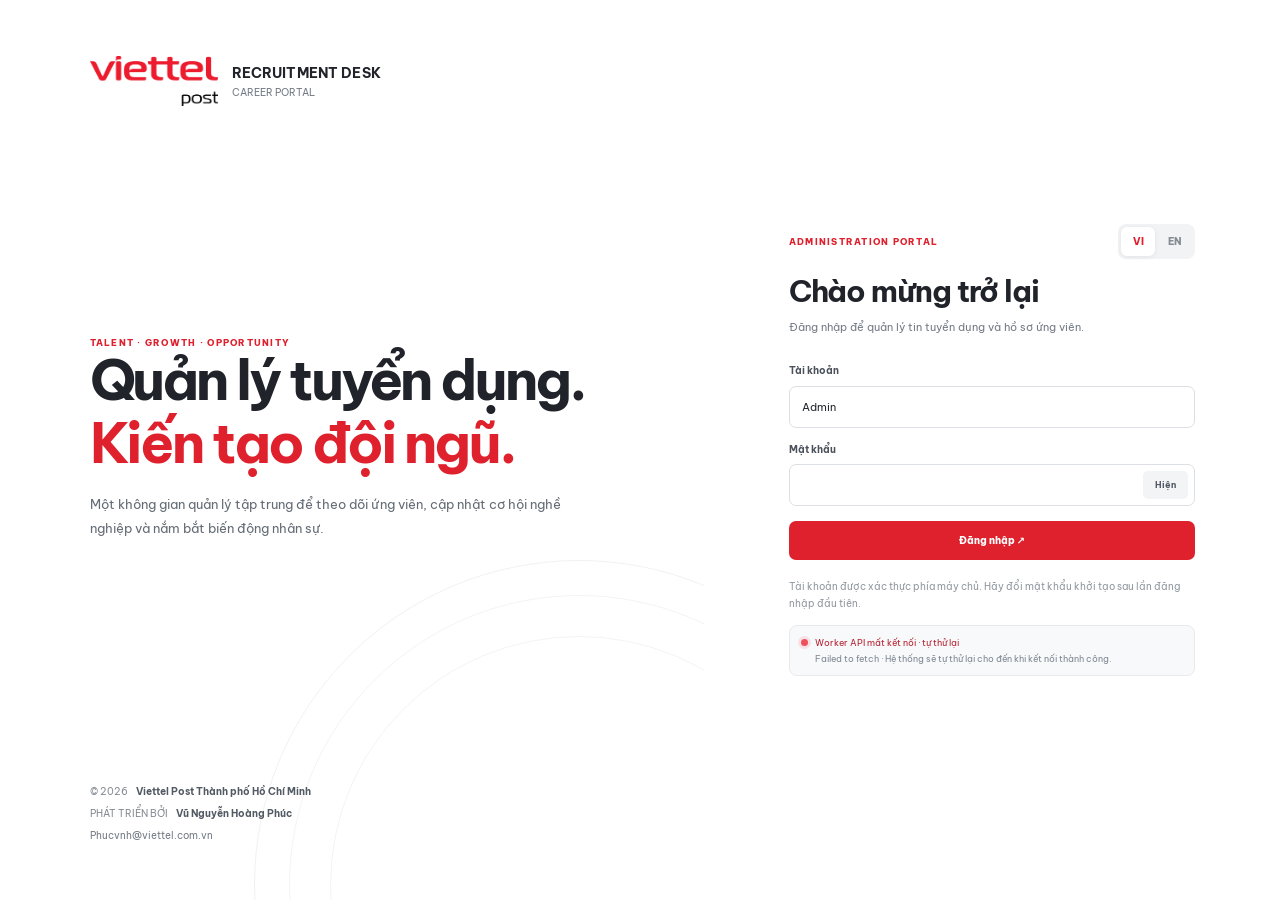
<file: Admin/index.html>
<!doctype html>
<html lang="vi"><head><base target="_self"><meta charset="utf-8"><meta name="viewport" content="width=device-width,initial-scale=1,viewport-fit=cover"><meta name="robots" content="noindex,nofollow"><meta name="theme-color" content="#ffffff"><script>window.VPR_CONFIG=window.VPR_CONFIG||{WORKER_API_URL:"https://viettelpost-recruitment-api.vuphuc1996.workers.dev"};</script><script src="../config.js?v=20261026-worker-migration"></script><link rel="icon" type="image/png" href="[data-uri]"><meta name="viewport" content="width=device-width,initial-scale=1"><meta name="color-scheme" content="light"><link rel="preconnect" href="https://fonts.googleapis.com"><link rel="preconnect" href="https://fonts.gstatic.com" crossorigin><link href="https://fonts.googleapis.com/css2?family=Be+Vietnam+Pro:wght@400;500;600;700;800&display=swap" rel="stylesheet"><title>Quản trị | Tuyển dụng Viettel Post TPHCM</title>
<style>
:root{--red:#df202d;--red2:#b71925;--ink:#20232a;--muted:#737b85;--line:#e5e7eb;--paper:#f5f6f8;--white:#fff;--green:#16865a;--amber:#b7791f;--blue:#3478c8;--radius:12px;font-family:'Be Vietnam Pro',system-ui,sans-serif;color:var(--ink);font-synthesis:none;text-rendering:optimizeLegibility;-webkit-font-smoothing:antialiased}*{box-sizing:border-box}body{margin:0;background:var(--paper);font-size:13px}button,input,select,textarea{font:inherit}button{cursor:pointer}.hidden{display:none!important}.login-view{min-height:100vh;display:grid;grid-template-columns:minmax(0,1.1fr) minmax(330px,.9fr);background:#fff}.login-art{position:relative;overflow:hidden;padding:56px clamp(30px,7vw,100px);display:flex;flex-direction:column;justify-content:space-between;color:var(--ink);background:#fff}.logo-line{display:flex;align-items:center;gap:14px}.admin-logo-img{display:block;width:128px;height:50px;object-fit:contain;background:#fff;border-radius:4px;flex:none}.logo-box{display:grid;place-items:center;background:var(--red);width:42px;height:42px;border-radius:10px;font-weight:900;font-size:20px}.logo-line b{font-size:14px;letter-spacing:.01em}.logo-line small{display:block;color:#737b85;font-size:10px;margin-top:4px}.login-art h1{font-size:clamp(35px,4.4vw,58px);letter-spacing:-.055em;line-height:1.13;margin:0 0 17px;max-width:650px}.login-art h1 em{font-style:normal;color:var(--red)}.login-art p{max-width:480px;line-height:1.85;color:#646c75}.art-wave{position:absolute;right:-200px;bottom:-310px;width:650px;height:650px;border:1px solid #20232a10;border-radius:50%;pointer-events:none}.art-wave:before,.art-wave:after{content:'';position:absolute;inset:34px;border:1px solid #20232a0d;border-radius:50%}.art-wave:after{inset:75px}.login-footer{position:relative;color:#858c94;font-size:10px}.login-panel{display:flex;flex-direction:column;justify-content:center;padding:42px clamp(28px,6vw,80px);max-width:560px;width:100%;margin:auto}.login-head{display:flex;justify-content:space-between;align-items:center;gap:20px}.eyebrow{font-size:9px;font-weight:800;letter-spacing:.14em;color:var(--red)}.login-panel h2{font-size:30px;letter-spacing:-.04em;margin:13px 0 8px}.subcopy{font-size:11px;color:var(--muted);line-height:1.8;margin:0 0 27px}.lang-switch{display:flex;gap:3px;background:#f2f3f5;padding:3px;border-radius:8px;flex:none}.lang-switch button{min-width:34px;height:29px;border:0;background:transparent;border-radius:6px;font-size:10px;font-weight:800;color:#858b93}.lang-switch button.active{background:#fff;color:var(--red);box-shadow:0 1px 5px #00000012}.field{display:flex;flex-direction:column;gap:7px;min-width:0}.field label,.field>span{font-size:10px;color:#4b525c;font-weight:700}.field input,.field select,.field textarea{width:100%;min-width:0;min-height:42px;border:1px solid #dce0e4;border-radius:7px;background:#fff;padding:10px 12px;outline:none;color:#242830;font-size:11px}.field textarea{min-height:85px;resize:vertical;line-height:1.6}.field input:focus,.field select:focus,.field textarea:focus{border-color:#e67c84;box-shadow:0 0 0 3px #df202d11}.login-form{display:grid;gap:15px}.password-input-wrap{position:relative;width:100%;min-width:0}.password-input-wrap input{padding-right:72px!important}.password-toggle{position:absolute;right:7px;top:50%;transform:translateY(-50%);min-width:45px;min-height:28px;padding:0 8px;border:0;border-radius:5px;background:#f3f4f6;color:#515965;font:700 9px/1.2 'Be Vietnam Pro',system-ui,sans-serif}.password-toggle:hover{color:var(--red);background:#fff0f1}.password-toggle:focus-visible{outline:2px solid var(--red);outline-offset:2px}.btn{display:inline-flex;align-items:center;justify-content:center;gap:9px;min-height:39px;padding:0 14px;border:1px solid transparent;border-radius:7px;font-size:10px;font-weight:800;line-height:1.3;white-space:normal;text-align:center}.btn-red{background:var(--red);color:#fff}.btn-red:hover{background:var(--red2)}.btn-light{background:#fff;border-color:var(--line);color:#49515a}.btn-soft{background:#fff0f1;color:var(--red);border-color:#f6d3d6}.btn-danger{background:#fff0f0;color:#bd2633;border-color:#f4d6d8}.btn-green{background:#e8f7ef;color:#148350;border-color:#cbead8}.btn:disabled{opacity:.55;cursor:wait}.login-error,.notice{padding:10px 12px;background:#fff0f1;color:#a41f2a;border-radius:7px;font-size:10px;line-height:1.6}.login-error[hidden],.notice[hidden]{display:none}.login-help{margin-top:18px;font-size:10px;line-height:1.7;color:#9198a0}.shell{min-height:100vh;display:grid;grid-template-columns:244px minmax(0,1fr)}.sidebar{position:sticky;top:0;height:100vh;background:#232127;color:white;padding:22px 14px;display:flex;flex-direction:column;z-index:9}.sidebar-brand{display:flex;align-items:center;gap:10px;margin:0 2px 14px;padding:12px 9px;background:#fff;color:#20232a;border:0;border-radius:10px}.sidebar-brand .logo-box{width:36px;height:36px;border-radius:8px;font-size:18px}.sidebar-brand .logo-box.logo-favicon{background:#fff;padding:4px}.sidebar-brand .logo-box.logo-favicon img{display:block;width:100%;height:100%;object-fit:contain}.sidebar-brand b{font-size:12px;display:block;letter-spacing:-.01em}.sidebar-brand small{display:block;margin-top:3px;color:#737b85;font-size:9px}.sidebar-section{margin:23px 9px 9px;color:#89858f;font-size:8px;letter-spacing:.15em;font-weight:800}.sidebar-nav{display:grid;gap:5px}.nav-item{height:43px;display:flex;align-items:center;gap:11px;width:100%;padding:0 11px;border:0;border-radius:7px;background:transparent;color:#c3c0c7;text-align:left;font-size:10px;font-weight:700;white-space:nowrap}.nav-item .nav-icon{width:21px;display:inline-grid;place-items:center;flex:none;font-size:16px}.nav-item span:last-child{overflow:hidden;text-overflow:ellipsis}.nav-item.active{background:#3b3034;color:#fff;box-shadow:inset 3px 0 var(--red)}.nav-item.active .nav-icon{color:#ff949c}.sidebar-bottom{margin-top:auto;display:grid;gap:8px;border-top:1px solid #ffffff20;padding:15px 5px 0}.connection-status{font-size:9px;color:#bab6be;padding:0 8px 6px;display:flex;align-items:flex-start;gap:7px;min-width:0}.connection-status i{width:7px;height:7px;flex:0 0 7px;margin-top:3px;border-radius:50%;background:#f0b43b;box-shadow:0 0 0 3px #f0b43b20}.connection-status-copy{display:grid;gap:3px;min-width:0}.connection-status [data-connection-label]{display:block;line-height:1.45;overflow-wrap:anywhere}.connection-status [data-connection-detail]{display:block;color:#b5b1b9;font-size:8px;line-height:1.45;overflow-wrap:anywhere}.connection-status[data-connection-state="online"] i{background:#47c98b;box-shadow:0 0 0 3px #47c98b20}.connection-status[data-connection-state="online"] [data-connection-label]{color:#67dca4}.connection-status[data-connection-state="offline"] i{background:#f04f5d;box-shadow:0 0 0 3px #f04f5d22;animation:vprPulse 1.8s infinite}.connection-status[data-connection-state="offline"] [data-connection-label]{color:#ff8a94}.connection-status[data-connection-state="retrying"] i{background:#f0b43b;box-shadow:0 0 0 3px #f0b43b20;animation:vprPulse 1.8s infinite}.connection-status-login{margin-top:13px;padding:10px 11px;border:1px solid #e7e9ed;background:#f8f9fb;border-radius:8px;color:#5e6670}.connection-status-login [data-connection-detail]{color:#7e8791;font-size:9px}.connection-status-login[data-connection-state="online"] [data-connection-label]{color:#14794e}.connection-status-login[data-connection-state="offline"] [data-connection-label]{color:#b42332}.connection-status-login[data-connection-state="retrying"] [data-connection-label]{color:#8a5a0a}.connection-status-compact{padding:0;align-items:center;flex:0 1 auto;gap:6px;max-width:160px;color:#68717b}.connection-status-compact i{margin-top:0}.connection-status-compact [data-connection-label]{max-width:128px;white-space:nowrap;overflow:hidden;text-overflow:ellipsis;font-size:9px}.connection-status-compact [data-connection-detail]{display:none}@keyframes vprPulse{0%,100%{opacity:1}50%{opacity:.55}}.sidebar-link{height:35px;border:0;background:transparent;color:#c8c4cb;text-align:left;font-size:10px;padding:0 8px}.main-area{min-width:0}.topbar{height:72px;background:#fff;border-bottom:1px solid var(--line);display:flex;align-items:center;justify-content:space-between;gap:20px;padding:0 clamp(18px,3vw,36px);position:sticky;top:0;z-index:8}.topbar-title{display:flex;flex-direction:column;gap:4px;min-width:0}.topbar-title strong{font-size:14px;letter-spacing:-.02em}.topbar-title small{font-size:9px;color:#8d939a}.topbar-actions{display:flex;align-items:center;gap:10px;flex:none}.topbar-date{font-size:9px;color:#7c838c;white-space:nowrap}.lang-switch.compact button{min-width:30px}.user-chip{display:flex;align-items:center;gap:8px;padding-left:11px;border-left:1px solid var(--line)}.user-avatar{display:grid;place-items:center;width:31px;height:31px;background:#fff0f1;border-radius:50%;font-size:10px;color:var(--red);font-weight:900}.user-chip b{display:block;font-size:10px}.user-chip small{display:block;color:#858c94;font-size:8px;margin-top:2px}.content{padding:26px clamp(18px,3vw,36px) 40px;max-width:1600px;margin:auto}.view-head{display:flex;align-items:flex-end;justify-content:space-between;gap:20px;margin:0 0 22px}.view-head h1{font-size:25px;letter-spacing:-.045em;margin:0 0 7px}.view-head p{font-size:10px;color:var(--muted);margin:0;line-height:1.7}.view-actions{display:flex;align-items:center;gap:8px;flex-wrap:wrap}.kpi-grid{display:grid;grid-template-columns:repeat(4,minmax(0,1fr));gap:12px;margin-bottom:18px}.kpi{position:relative;overflow:hidden;background:#fff;border:1px solid var(--line);border-radius:10px;padding:16px;min-width:0}.kpi-label{font-size:9px;color:#717983;font-weight:700;line-height:1.5;min-height:27px}.kpi-value{margin-top:10px;font:800 clamp(22px,2.6vw,29px)/1.2 'Be Vietnam Pro',system-ui,sans-serif;letter-spacing:-.06em;overflow-wrap:anywhere}.kpi-foot{display:flex;align-items:center;gap:6px;margin-top:8px;font-size:9px;color:#8a9198}.kpi-icon{position:absolute;right:13px;top:13px;display:grid;place-items:center;width:30px;height:30px;border-radius:8px;background:#fff0f1;color:var(--red);font-size:16px}.kpi.green .kpi-icon{background:#e7f7ef;color:var(--green)}.kpi.blue .kpi-icon{background:#eaf2ff;color:var(--blue)}.kpi.amber .kpi-icon{background:#fff5e5;color:var(--amber)}.panel{background:#fff;border:1px solid var(--line);border-radius:11px;min-width:0;overflow:hidden}.panel-head{display:flex;align-items:center;justify-content:space-between;gap:15px;padding:17px 18px;border-bottom:1px solid #eceef0}.panel-head h2{font-size:12px;margin:0 0 5px;letter-spacing:-.01em}.panel-head p{font-size:9px;color:#858c94;margin:0;line-height:1.6}.panel-body{padding:17px 18px}.dashboard-grid{display:grid;grid-template-columns:minmax(0,1.6fr) minmax(245px,.8fr);gap:14px;margin-bottom:14px}.chart-legend{display:flex;align-items:center;gap:13px;flex-wrap:wrap}.legend-item{display:flex;align-items:center;gap:6px;font-size:9px;color:#68717b}.legend-item i{display:block;width:8px;height:8px;border-radius:3px}.legend-join{background:#179a68}.legend-left{background:#e34d5b}.legend-net{background:#587cce}.chart-wrap{width:100%;position:relative}.chart-wrap svg{display:block;width:100%;height:auto;min-height:225px;overflow:visible}.chart-empty{position:absolute;inset:35px 0 35px;display:flex;align-items:center;justify-content:center;text-align:center;padding:15px;color:#8b9299;font-size:10px;line-height:1.7;pointer-events:none}.chart-empty[hidden]{display:none}.chart-caption{display:flex;justify-content:space-between;gap:15px;border-top:1px solid #eff0f1;padding-top:12px;color:#899099;font-size:8px;line-height:1.6}.chart-legend-inline{display:flex;gap:12px;flex-wrap:wrap}.chart-legend-inline span{display:flex;gap:5px;align-items:center}.mini-dot{width:6px;height:6px;border-radius:2px}.side-stat-list{display:grid;gap:13px}.side-stat{display:flex;align-items:center;justify-content:space-between;gap:12px;padding-bottom:13px;border-bottom:1px solid #eff0f1}.side-stat:last-child{border:0;padding-bottom:0}.side-stat span{font-size:10px;color:#66707a}.side-stat b{font:800 16px 'Be Vietnam Pro',system-ui,sans-serif;white-space:nowrap}.side-stat b.positive{color:var(--green)}.side-stat b.negative{color:var(--red)}.side-note{margin-top:16px;padding:11px;background:#f7f8fa;border-radius:7px;color:#7c848c;font-size:9px;line-height:1.7}.table-wrap{overflow:auto;width:100%}table{width:100%;border-collapse:collapse;min-width:760px}thead th{font-size:8px;letter-spacing:.06em;color:#8a9199;font-weight:800;text-align:left;white-space:nowrap;background:#fafbfc;padding:12px 14px;border-bottom:1px solid var(--line)}tbody td{font-size:10px;padding:13px 14px;border-bottom:1px solid #eff0f2;vertical-align:middle;color:#4b525b}tbody tr:last-child td{border-bottom:0}.cell-main{font-size:10px;color:#282c33;font-weight:800;line-height:1.5}.cell-sub{font-size:9px;line-height:1.55;color:#8b9299;margin-top:3px;overflow-wrap:anywhere}.badge{display:inline-flex;align-items:center;gap:5px;border-radius:20px;padding:5px 8px;font-size:8px;line-height:1.2;font-weight:800;white-space:nowrap;background:#f0f2f4;color:#616973}.badge:before{content:'';width:5px;height:5px;display:block;border-radius:50%;background:currentColor}.badge.NEW{background:#fff5e6;color:#9a6816}.badge.CONTACTED{background:#eaf2ff;color:#2f68b4}.badge.INTERVIEW{background:#f2ecff;color:#7451ac}.badge.HIRED{background:#e7f7ee;color:#148250}.badge.OFFER{background:#fff4e5;color:#9a6410}.badge.REJECTED{background:#fff0f0;color:#b72a36}.row-actions{display:flex;align-items:center;gap:5px;flex-wrap:wrap}.icon-btn{height:29px;padding:0 8px;background:#fff;border:1px solid #e2e5e7;border-radius:6px;color:#606872;font-size:9px;font-weight:700;white-space:nowrap}.icon-btn:hover{border-color:#e7a1a7;color:var(--red)}.icon-btn svg{width:13px;height:13px}.table-toolbar{display:flex;align-items:center;justify-content:space-between;gap:12px;flex-wrap:wrap;padding:13px 16px;border-bottom:1px solid var(--line)}.toolbar-search{width:min(300px,100%);min-height:35px;display:flex;align-items:center;gap:8px;border:1px solid #dfe2e5;border-radius:7px;padding:0 10px}.toolbar-search input{border:0;outline:none;min-width:0;width:100%;font-size:10px}.toolbar-select{min-height:35px;border:1px solid #dfe2e5;border-radius:7px;background:#fff;padding:0 10px;color:#5d6570;font-size:10px;max-width:100%}.toolbar-right{display:flex;align-items:center;gap:8px;flex-wrap:wrap}.empty-row{text-align:center;padding:30px!important;color:#9aa0a6!important}.applicant-name{display:flex;align-items:center;gap:9px;min-width:150px}.avatar{display:grid;place-items:center;width:31px;height:31px;flex:none;border-radius:8px;background:#f0f1f4;color:#59616a;font-size:10px;font-weight:900}.job-grid{display:grid;grid-template-columns:repeat(2,minmax(0,1fr));gap:12px}.job-admin-card{background:white;border:1px solid var(--line);border-radius:10px;padding:16px;min-width:0}.job-admin-top{display:flex;gap:11px;align-items:flex-start}.job-admin-top .logo-box{width:35px;height:35px;flex:none;font-size:16px}.job-admin-text{min-width:0;flex:1}.job-admin-text h3{font-size:12px;margin:1px 0 5px;line-height:1.5;overflow-wrap:anywhere}.job-admin-text p{font-size:9px;color:#858c94;margin:0;line-height:1.6}.job-admin-badges{display:flex;gap:6px;align-items:center;flex-wrap:wrap;margin-top:13px}.job-admin-foot{display:flex;justify-content:space-between;align-items:center;gap:10px;padding-top:13px;margin-top:13px;border-top:1px solid #eff0f1}.job-admin-foot strong{font-size:10px;color:var(--red);overflow-wrap:anywhere}.job-admin-actions{display:flex;gap:5px;flex-wrap:wrap}.form-layout{display:grid;grid-template-columns:repeat(2,minmax(0,1fr));gap:14px}.form-layout .wide{grid-column:1/-1}.check-line{display:flex;align-items:center;gap:8px;font-size:10px;color:#626a73}.check-line input{accent-color:var(--red)}.modal-layer{position:fixed;z-index:100;inset:0;background:#15161bbb;backdrop-filter:blur(3px);display:none;align-items:center;justify-content:center;padding:16px}.modal-layer.open{display:flex}.modal{position:relative;background:white;width:min(850px,100%);max-height:92vh;overflow:auto;border-radius:12px;box-shadow:0 22px 70px #0003}.modal-small{width:min(500px,100%)}.modal-head{display:flex;align-items:flex-start;justify-content:space-between;gap:20px;padding:21px 23px;border-bottom:1px solid var(--line)}.modal-head h2{font-size:16px;margin:0 0 5px;letter-spacing:-.03em}.modal-head p{font-size:9px;color:#858c94;margin:0;line-height:1.6}.modal-close{width:30px;height:30px;border:1px solid var(--line);border-radius:50%;background:white;color:#626a72;font-size:20px;flex:none}.modal-content{padding:21px 23px}.modal-footer{display:flex;align-items:center;justify-content:flex-end;gap:8px;flex-wrap:wrap;padding:14px 23px;border-top:1px solid var(--line);background:#fcfcfd}.modal-content .form-layout{gap:13px}.link-row{display:flex;gap:8px;align-items:center;margin:9px 0 14px}.link-row input{flex:1;min-width:0;height:39px;border:1px solid #dfe2e5;border-radius:7px;padding:0 10px;font-size:10px}.link-card{padding:15px;border:1px solid var(--line);border-radius:10px;background:#fff}.link-card h3{font-size:11px;margin:0 0 6px}.link-card p{font-size:9px;line-height:1.7;color:#858c94;margin:0}.link-list{display:grid;gap:9px;margin-top:14px}.settings-grid{display:grid;grid-template-columns:minmax(0,1fr) minmax(0,1fr);gap:14px;align-items:start}.settings-card{padding:20px}.settings-card h2{font-size:13px;margin:0 0 5px}.settings-card>p{font-size:9px;line-height:1.7;color:#858c94;margin:0 0 18px}.settings-form{display:grid;gap:13px}.mail-settings-card{grid-column:1/-1}.mail-card-heading{display:flex;align-items:flex-start;justify-content:space-between;gap:16px;flex-wrap:wrap}.mail-card-heading>div{min-width:0;flex:1}.mail-card-heading p{font-size:9px;line-height:1.7;color:#858c94;margin:6px 0 0}.mail-lock-note{margin:0 0 18px;padding:11px 13px;border:1px solid #f0d7a7;background:#fff8e8;color:#79551a;border-radius:8px}.mail-config-form{display:grid;gap:16px}.mail-config-actions{display:flex;gap:8px;flex-wrap:wrap;align-items:center}.mail-config-actions .btn{min-width:180px}.mail-feature-disabled{opacity:.65;cursor:not-allowed!important}.mail-password-state{margin:0;font-size:9px;line-height:1.6;color:#737b85}.mail-security-field{min-width:0}.footer-hint{font-size:9px;line-height:1.7;color:#969ca2;margin-top:12px}.toast-host{position:fixed;right:20px;bottom:20px;z-index:200;display:grid;gap:8px}.toast{background:#22252a;color:white;box-shadow:0 14px 34px #0002;border-radius:8px;padding:12px 15px;font-size:10px;max-width:min(390px,calc(100vw - 40px));line-height:1.6}.toast.error{background:#8f1c27}.mobile-top-nav{display:none}
@media(max-width:1100px){.shell{grid-template-columns:215px minmax(0,1fr)}.sidebar{padding-inline:10px}.dashboard-grid{grid-template-columns:1fr}.kpi-grid{grid-template-columns:repeat(2,minmax(0,1fr))}.job-grid{grid-template-columns:1fr}.topbar-date{display:none}}
@media(max-width:760px){.login-view{grid-template-columns:1fr}.login-art{display:none}.login-panel{min-height:100vh;padding:28px;width:100%;max-width:520px}.shell{display:block}.sidebar{position:fixed;top:auto;bottom:0;left:0;right:0;width:100%;height:auto;padding:8px 9px calc(8px + env(safe-area-inset-bottom));display:block}.sidebar-brand,.sidebar-section,.sidebar-bottom{display:none}.sidebar-nav{display:flex;justify-content:space-around;gap:3px}.nav-item{height:50px;min-width:0;flex:1;display:flex;flex-direction:column;justify-content:center;gap:4px;padding:4px 2px;font-size:8px;text-align:center;white-space:normal}.nav-item .nav-icon{font-size:16px;width:auto}.nav-item span:last-child{max-width:100%;overflow:hidden;text-overflow:ellipsis}.main-area{padding-bottom:78px}.topbar{height:63px;padding-inline:15px}.topbar-title strong{font-size:12px}.topbar-title small{display:none}.topbar-actions{gap:7px}.user-chip{padding-left:8px}.user-chip>div:last-child{display:none}.topbar-date{display:none}.content{padding:20px 14px 30px}.view-head{align-items:flex-start;flex-direction:column;gap:13px}.view-head h1{font-size:22px}.view-actions{width:100%}.kpi-grid{gap:8px}.kpi{padding:13px}.kpi-value{font-size:24px}.kpi-icon{width:25px;height:25px;right:9px;top:9px}.kpi-label{font-size:8px;max-width:calc(100% - 23px)}.dashboard-grid{gap:10px}.panel-head,.panel-body{padding:14px}.chart-wrap svg{min-height:190px}.settings-grid{grid-template-columns:1fr}.table-toolbar{align-items:stretch}.toolbar-right{width:100%}.toolbar-search{width:100%}.form-layout{grid-template-columns:1fr}.form-layout .wide{grid-column:auto}.modal-layer{padding:8px}.modal-head,.modal-content{padding:17px}.modal-footer{padding:12px 17px}.modal-head h2{font-size:14px}.chart-caption{flex-direction:column}.nav-item.active{box-shadow:inset 0 2px var(--red)}}
@media(max-width:420px){.lang-switch button{min-width:29px}.topbar-actions .lang-switch{display:none}.connection-status-compact{max-width:90px}.connection-status-compact [data-connection-label]{max-width:76px}.kpi-value{font-size:21px}.panel-head{align-items:flex-start;flex-direction:column}.chart-legend{gap:9px}.login-panel h2{font-size:27px}.login-panel{padding:22px}.job-admin-foot{align-items:flex-start;flex-direction:column}.job-admin-actions{width:100%}.job-admin-actions .btn{flex:1}.view-actions .btn{flex:1}}

/* Consistent footer identity and reduced layout movement between Vietnamese and English */
html { -webkit-text-size-adjust: 100%; }
body, button, input, select, textarea { font-synthesis: none; }
.lang-switch { width: 77px; flex: 0 0 77px; justify-content: space-between; }
.lang-switch:not(.compact) button { width: 34px; min-width: 34px; flex: 0 0 34px; }
.lang-switch.compact { width: 69px; flex: 0 0 69px; }
.lang-switch.compact button { width: 30px; min-width: 30px; flex: 0 0 30px; }
.login-art { min-width: 0; }
.login-footer { display: grid; gap: 6px; line-height: 1.6; max-width: 650px; z-index: 1; }
.login-credit-line { display: flex; align-items: baseline; flex-wrap: wrap; column-gap: 8px; row-gap: 3px; }
.login-credit-line strong { color: #525a64; font-weight: 700; }
.login-credit-email { color: #747c85; text-decoration: none; overflow-wrap: anywhere; }
.login-credit-email:hover, .login-credit-mobile a:hover, .app-footer a:hover { color: var(--red); }
.login-credit-mobile { display: none; }
.app-footer { border-top: 1px solid var(--line); background: #fff; padding: 17px clamp(18px,3vw,36px); }
.app-footer-inner { width: 100%; max-width: 1600px; margin: 0 auto; display: grid; grid-template-columns: minmax(0,1fr) minmax(0,1fr); align-items: center; gap: 22px; }
.app-footer-item { min-width: 0; display: grid; justify-items: start; gap: 5px; }
.app-footer-item > span { color: #8b929a; font-size: 8px; line-height: 1.4; font-weight: 800; letter-spacing: .13em; }
.app-footer-item > strong { color: #343941; font-size: 10px; line-height: 1.55; font-weight: 800; overflow-wrap: anywhere; }
.app-footer-item > a { color: #6f7780; font-size: 10px; line-height: 1.5; text-decoration: none; overflow-wrap: anywhere; }
.app-footer-developer { justify-items: end; text-align: right; }
.view-head > div:first-child { min-width: 0; flex: 1 1 300px; }
.view-actions { align-items: stretch; }
.view-actions .btn { min-height: 42px; }
.field label, .field > span { line-height: 1.45; min-height: 1.45em; }
.sidebar-brand { min-height: 62px; }
@media(max-width:760px) {
  .login-credit-mobile { display: grid; gap: 5px; margin-top: 21px; padding-top: 15px; border-top: 1px solid var(--line); line-height: 1.55; }
  .login-credit-mobile .login-credit-label { color: #8b929a; font-size: 8px; font-weight: 800; letter-spacing: .12em; margin-top: 4px; }
  .login-credit-mobile strong { color: #343941; font-size: 10px; overflow-wrap: anywhere; }
  .login-credit-mobile a { color: #6f7780; font-size: 10px; overflow-wrap: anywhere; text-decoration: none; }
  .app-footer { padding: 14px; }
  .app-footer-inner { grid-template-columns: minmax(0,1fr); gap: 13px; }
  .app-footer-developer { justify-items: start; text-align: left; }
  .topbar-actions .lang-switch { display: flex; }
  .view-actions { width: 100%; }
  .view-actions .btn { flex: 1 1 0; min-width: 0; }
}
@media(max-width:420px) {
  .lang-switch.compact { width: 69px; flex-basis: 69px; }
  .topbar { gap: 8px; }
  .topbar-actions { gap: 6px; }
  .topbar-title strong { font-size: 11px; }
}

/* Applicant analytics: compact, responsive dashboard panel */
.applications-by-job-panel{margin:0 0 14px;min-width:0}
.application-total-badge{display:flex;align-items:center;gap:10px;padding:8px 12px;border:1px solid #f4d7d9;background:#fff8f8;border-radius:10px;white-space:nowrap}
.application-total-badge span{font-size:10px;color:#727982;font-weight:650}
.application-total-badge b{font-size:20px;line-height:1;color:var(--red,#d71920);font-variant-numeric:tabular-nums}
.application-summary-grid{display:grid;grid-template-columns:repeat(4,minmax(0,1fr));gap:10px;padding:0 18px 16px}
.application-summary-item{border:1px solid #eceef0;background:#fff;border-radius:10px;padding:12px 13px;min-width:0;display:grid;gap:7px}
.application-summary-item span{font-size:10px;color:#707781;line-height:1.45;font-weight:650}
.application-summary-item b{font-size:23px;line-height:1.1;color:#292e34;font-variant-numeric:tabular-nums}
.application-summary-item.is-new b{color:#b46a0b}.application-summary-item.is-processing b{color:#466bb8}.application-summary-item.is-hired b{color:#16845a}
.application-position{display:flex;flex-direction:column;align-items:flex-start;gap:5px;min-width:190px}
.application-position strong{font-size:12px;line-height:1.45;color:#252a30;font-weight:750;overflow-wrap:anywhere}
.application-position small{font-size:10px;line-height:1.5;color:#8a929a;overflow-wrap:anywhere}
.application-count-button{appearance:none;border:0;background:transparent;padding:4px 7px;border-radius:6px;color:var(--red,#d71920);font:inherit;font-size:14px;font-weight:800;cursor:pointer;font-variant-numeric:tabular-nums}
.application-count-button:hover{background:#fff0f1;text-decoration:underline;text-underline-offset:3px}
.application-action{white-space:nowrap}
.application-summary-foot{font-size:10px;color:#858d96;line-height:1.7}
.applicant-filter-context{display:flex;align-items:center;justify-content:space-between;gap:12px;padding:12px 18px;border-top:1px solid #f1e4e4;border-bottom:1px solid #f1e4e4;background:#fffafa}
.applicant-filter-context[hidden]{display:none}
.applicant-filter-context>div{min-width:0;font-size:11px;line-height:1.6;overflow-wrap:anywhere}
.applicant-filter-context strong{color:#6c3137}
.applicant-filter-context span{font-weight:750;color:#272d34}
.applicant-filter-context small{display:block;color:#7f8790;margin-top:3px}
@media(max-width:760px){.application-summary-grid{grid-template-columns:repeat(2,minmax(0,1fr));padding:0 14px 14px;gap:8px}.application-summary-item{padding:11px}.application-summary-item b{font-size:21px}.application-total-badge{padding:7px 9px;gap:7px}.application-total-badge span{max-width:95px;white-space:normal}.application-total-badge b{font-size:18px}.applicant-filter-context{padding:12px 14px;align-items:flex-start;flex-wrap:wrap}}
@media(max-width:420px){.application-summary-grid{grid-template-columns:repeat(2,minmax(0,1fr))}.application-total-badge{max-width:132px}.application-total-badge span{font-size:9px}.application-total-badge b{font-size:17px}}
</style>
<style id="vpr-ui-footer-refinement">
/* Shared full logo (not favicon) and balanced page-height behavior. */
.sidebar-brand{display:flex;align-items:center;justify-content:flex-start;min-height:66px;padding:8px 12px;background:#fff;border:0;border-radius:10px;margin:0 2px 14px;overflow:hidden}
.sidebar-brand-logo{display:block;width:142px;height:54px;max-width:100%;object-fit:contain;object-position:left center;flex:0 1 auto}
.sidebar-brand .logo-box,.sidebar-brand b,.sidebar-brand small{display:none!important}
html,body{min-height:100%;}
.shell{min-height:100vh;align-items:stretch}
.main-area{min-width:0;min-height:100vh;display:flex;flex-direction:column}
.main-area>.content{width:100%;flex:1 0 auto;min-height:0}
.app-footer{margin-top:auto;flex:0 0 auto;padding-top:13px;padding-bottom:13px}
.app-footer-inner{gap:18px}
.connection-status-compact [data-connection-detail]{display:none!important}
/* The sidebar no longer repeats health text and last-check timestamps. */
.sidebar-bottom .connection-status{display:none!important}
@media(max-width:760px){
  .main-area{min-height:100vh;padding-bottom:78px}
  .main-area>.content{flex:1 0 auto;padding-bottom:24px}
  .app-footer{margin-top:0;padding:13px 14px calc(13px + env(safe-area-inset-bottom))}
  .app-footer-inner{grid-template-columns:minmax(0,1fr);gap:11px}
  .app-footer-item{gap:3px}
  .sidebar-brand{display:none}
}
@media(max-width:420px){.connection-status-compact{gap:0;padding:0 3px}.connection-status-compact .connection-status-copy{display:none}.connection-status-compact i{margin-top:0}}
</style>

<style id="vpr-premium-design-refinement">
/* Premium sidebar brand: complete logo + clear admin portal descriptor. */
.sidebar-brand{display:flex;align-items:center;justify-content:flex-start;min-height:70px;padding:9px 8px;margin:0 2px 16px;background:linear-gradient(140deg,#30262d 0%,#28232a 100%);border:1px solid #594047;border-radius:12px;box-shadow:inset 0 1px 0 #ffffff0a;overflow:hidden}
.sidebar-brand-main{display:flex;align-items:center;gap:8px;width:100%;min-width:0}
.sidebar-brand-logo{display:block;flex:0 0 auto;width:98px;height:34px;max-width:none;object-fit:contain;object-position:center;background:#fff;border:1px solid #f1dfe1;border-radius:7px;padding:5px}
.sidebar-brand-mark{display:none}
.sidebar-brand-copy{display:grid;gap:4px;min-width:0;flex:1}
.sidebar-brand .sidebar-brand-copy b{display:block!important;color:#fff;font-size:10px;line-height:1.3;font-weight:800;letter-spacing:-.015em;white-space:normal;overflow-wrap:anywhere}
.sidebar-brand .sidebar-brand-copy small{display:block!important;margin:0;color:#d2c3c8;font-size:7px;line-height:1.4;letter-spacing:.09em;font-weight:700;overflow-wrap:anywhere}
.sidebar-brand .logo-box{display:none!important}
.sidebar-toggle{display:grid;place-items:center;flex:0 0 34px;width:34px;height:34px;padding:0;border:1px solid #edd2d5;border-radius:9px;background:#fff5f6;color:#b71925;font-size:20px;font-weight:700;line-height:1;transition:background .16s,border-color .16s,transform .16s}
.sidebar-toggle:hover{background:#ffe9ec;border-color:#e8aeb4}
.sidebar-toggle:focus-visible{outline:3px solid #df202d35;outline-offset:2px}
.topbar{justify-content:flex-start;gap:15px}
.topbar-title{flex:1;min-width:0}
.topbar-actions{flex:0 1 auto;min-width:0}
/* Checkbox reset: generic .field input rules must not stretch a checkbox to full width. */
.field label.mail-clear-password-toggle{display:inline-flex;width:max-content;max-width:100%;min-height:28px;align-items:center;align-self:flex-start;gap:8px;margin-top:7px;padding:5px 10px;border:1px solid #f0d5d8;border-radius:8px;background:#fff7f8;color:#6e3b42;font-size:10px;line-height:1.4;font-weight:600;cursor:pointer}
.field label.mail-clear-password-toggle input[type="checkbox"]{appearance:auto;display:block;flex:0 0 14px;width:14px!important;min-width:14px;max-width:14px;height:14px;min-height:14px;margin:0;padding:0;border:0;box-shadow:none;accent-color:var(--red)}
.mail-clear-password-toggle span{min-width:0;overflow-wrap:anywhere}
/* Keep page footer anchored without overlaying content. */
.app-footer{position:relative;border-top:1px solid #eadcdf;background:linear-gradient(180deg,#fff 0%,#fcf9fa 100%);padding-top:17px;padding-bottom:17px}
.app-footer:before{content:"";position:absolute;left:0;right:0;top:-1px;height:2px;background:linear-gradient(90deg,#df202d 0%,#e7a9af 35%,#f4ebed 72%,transparent 100%)}
.app-footer-inner{grid-template-columns:minmax(0,1fr) minmax(0,1fr);gap:24px}
.app-footer-item{gap:5px}
.app-footer-item>span{font-size:8px;letter-spacing:.12em;text-transform:uppercase;color:#8a7277}
.app-footer-item strong{font-size:10px;color:#36323a;line-height:1.5}
.app-footer-developer{display:flex;flex-wrap:wrap;align-items:center;justify-content:flex-end;gap:7px 12px}
.app-footer-developer a{display:inline-flex;align-items:center;min-height:28px;padding:5px 10px;border:1px solid #f0d9dc;border-radius:8px;background:#fff;color:#a8202b;font-size:9px;font-weight:700;text-decoration:none;overflow-wrap:anywhere}
@media(min-width:1101px){.sidebar-brand-logo{width:98px}}
@media(min-width:761px){
  .shell.sidebar-collapsed{grid-template-columns:78px minmax(0,1fr)!important}
  .shell.sidebar-collapsed .sidebar{padding-inline:8px}
  .shell.sidebar-collapsed .sidebar-brand{justify-content:center;padding:8px 5px;min-height:62px;background:linear-gradient(140deg,#30262d,#28232a);border-color:#594047}
  .shell.sidebar-collapsed .sidebar-brand-main{justify-content:center}
  .shell.sidebar-collapsed .sidebar-brand-logo,.shell.sidebar-collapsed .sidebar-brand-copy,.shell.sidebar-collapsed .sidebar-section,.shell.sidebar-collapsed .nav-item [data-i18n]{display:none!important}
  .shell.sidebar-collapsed .sidebar-brand-mark{display:block;width:34px;height:34px;flex:0 0 34px;object-fit:contain;background:#fff;border:1px solid #f1dfe1;border-radius:8px;padding:4px}
  .shell.sidebar-collapsed .sidebar-nav{gap:7px}
  .shell.sidebar-collapsed .nav-item{height:46px;justify-content:center;padding:0;border-radius:10px}
  .shell.sidebar-collapsed .nav-item .nav-icon{width:auto;font-size:18px}
  .shell.sidebar-collapsed .sidebar-bottom{padding-inline:0}
  .shell.sidebar-collapsed .sidebar-link{font-size:0;text-align:center;padding:0}
  .shell.sidebar-collapsed .sidebar-link:before{content:"↪";font-size:16px}
}
@media(max-width:1100px) and (min-width:761px){.sidebar-brand-logo{width:82px}.sidebar-brand{padding-inline:6px}.sidebar-brand-main{gap:6px}.sidebar-brand-copy .sidebar-brand-copy b{font-size:9px}.sidebar-brand .sidebar-brand-copy small{font-size:6.5px}.topbar{gap:10px}}
@media(max-width:760px){
  .sidebar-toggle{display:none!important}
  .sidebar-brand{display:none!important}
  .app-footer{padding-top:14px;padding-bottom:14px}
  .app-footer-inner{grid-template-columns:minmax(0,1fr);gap:10px}
  .app-footer-developer{justify-content:flex-start}
}
@media(max-width:420px){.app-footer-inner{gap:9px}.app-footer-developer{gap:6px}.app-footer-developer a{min-height:26px}.topbar{gap:6px}.topbar-actions{gap:5px}}

.translation-tools{display:flex;align-items:center;justify-content:space-between;gap:16px;margin:0 0 17px;padding:14px 15px;border:1px solid #f0d9dc;border-radius:10px;background:linear-gradient(135deg,#fffafa 0%,#fff 72%)}
.translation-tools-copy{min-width:0;flex:1}.translation-tools-copy strong{display:block;font-size:11px;line-height:1.5;color:#292d34}.translation-tools-copy p{margin:5px 0 0;color:#77808a;font-size:9px;line-height:1.65;max-width:580px}
.translation-tools-actions{display:flex;align-items:center;justify-content:flex-end;gap:8px;flex-wrap:wrap;flex:none}.translation-tools-actions .btn{min-height:36px;white-space:nowrap}
.btn-soft{background:#fff0f1;color:var(--red);border-color:#f4cfd3}.btn-soft:hover{background:#ffe5e8}
.modal-gemini{width:min(760px,100%)}.translation-prompt{display:block;width:100%;min-height:320px;resize:vertical;border:1px solid #dfe3e7;border-radius:9px;padding:13px;background:#fafbfc;color:#30353b;font:11px/1.65 ui-monospace,SFMono-Regular,Consolas,monospace;white-space:pre-wrap;overflow-wrap:anywhere;outline:none}.translation-prompt:focus{border-color:#d95762;box-shadow:0 0 0 3px #df202d12}.translation-note{margin-top:12px;padding:11px 12px;border-radius:8px;background:#f5f7f9;color:#6e7781;font-size:10px;line-height:1.65}
@media(max-width:760px){.translation-tools{align-items:stretch;flex-direction:column}.translation-tools-actions{justify-content:stretch}.translation-tools-actions .btn{flex:1;white-space:normal}.translation-prompt{min-height:260px}.modal-gemini .modal-footer{gap:7px}.modal-gemini .modal-footer .btn{flex:1}}
@media(max-width:420px){.translation-tools{padding:12px}.translation-tools-actions{flex-direction:column}.translation-tools-actions .btn{width:100%}.translation-prompt{font-size:10px;min-height:240px}}
</style>

</head>
<body>
<section id="loginView" class="login-view"><div class="login-art"><div class="logo-line"><img class="admin-logo-img" src="../assets/viettel-post-logo.png?v=4" alt="Viettel Post"><div><b>RECRUITMENT DESK</b><small>CAREER PORTAL</small></div></div><div><div class="eyebrow" data-i18n="loginEyebrow">TALENT · GROWTH · OPPORTUNITY</div><h1 data-i18n="loginHeadline">Quản lý tuyển dụng.<br><em>Kiến tạo đội ngũ.</em></h1><p data-i18n="loginDescription">Một không gian quản lý tập trung để theo dõi ứng viên, cập nhật cơ hội nghề nghiệp và nắm bắt biến động nhân sự.</p></div><div class="login-footer">
  <div class="login-credit-line"><span>© <span id="loginYear"></span></span><strong data-i18n="footerOwnerName">Viettel Post Thành phố Hồ Chí Minh</strong></div>
  <div class="login-credit-line"><span data-i18n="footerDeveloperLabel">PHÁT TRIỂN BỞI</span><strong>Vũ Nguyễn Hoàng Phúc</strong></div>
  <a class="login-credit-email" href="mailto:Phucvnh@viettel.com.vn">Phucvnh@viettel.com.vn</a>
</div><div class="art-wave"></div></div><div class="login-panel"><div class="login-head"><div class="eyebrow" data-i18n="adminPortal">ADMINISTRATION PORTAL</div><div class="lang-switch" role="group" aria-label="Language"><button type="button" data-lang="vi" class="active">VI</button><button type="button" data-lang="en">EN</button></div></div><h2 data-i18n="welcomeBack">Chào mừng trở lại</h2><p class="subcopy" data-i18n="loginSub">Đăng nhập để quản lý tin tuyển dụng và hồ sơ ứng viên.</p><form id="loginForm" class="login-form"><div class="field"><label for="username" data-i18n="usernameLabel">Tài khoản</label><input id="username" name="username" autocomplete="username" value="Admin" required maxlength="80"></div><div class="field"><label for="password" data-i18n="passwordLabel">Mật khẩu</label><div class="password-input-wrap"><input id="password" name="password" type="password" autocomplete="current-password" required maxlength="200"><button id="toggleLoginPassword" type="button" class="password-toggle" data-i18n="showPassword" aria-label="Hiện mật khẩu" aria-pressed="false">Hiện</button></div></div><div id="loginError" class="login-error" hidden></div><button id="loginButton" type="submit" class="btn btn-red" data-i18n="loginButton">Đăng nhập ↗</button></form><div class="login-help" data-i18n="loginSecurity">Tài khoản được xác thực phía máy chủ. Hãy đổi mật khẩu khởi tạo sau lần đăng nhập đầu tiên.</div>
<div class="connection-status connection-status-login" data-connection-state="checking" role="status" aria-live="polite"><i data-connection-dot></i><div class="connection-status-copy"><span data-connection-label>Đang kiểm tra Worker API…</span><small data-connection-detail>Đang kiểm tra Cloudflare Worker API.</small></div></div>
<div class="login-credit-mobile"><span class="login-credit-label" data-i18n="footerOwnerLabel">BẢN QUYỀN THUỘC VỀ</span><strong data-i18n="footerOwnerName">Viettel Post Thành phố Hồ Chí Minh</strong><span class="login-credit-label" data-i18n="footerDeveloperLabel">PHÁT TRIỂN BỞI</span><strong>Vũ Nguyễn Hoàng Phúc</strong><a href="mailto:Phucvnh@viettel.com.vn">Phucvnh@viettel.com.vn</a></div>
</div></section>
<div id="appShell" class="shell hidden"><aside class="sidebar"><div class="sidebar-brand">
  <div class="sidebar-brand-main">
    <img class="sidebar-brand-logo" src="../assets/viettel-post-logo.png?v=5" alt="Viettel Post">
    <img class="sidebar-brand-mark" src="../assets/viettel-v-favicon.png?v=5" alt="" aria-hidden="true">
    <div class="sidebar-brand-copy"><b data-i18n="sidebarBrandTitle">Recruitment Desk</b><small data-i18n="sidebarBrandSubtitle">CAREER ADMINISTRATION</small></div>
  </div>
</div><div class="sidebar-section" data-i18n="workspace">WORKSPACE</div><nav class="sidebar-nav"><button class="nav-item active" data-view="dashboard"><span class="nav-icon">▥</span><span data-i18n="navDashboard">Tổng quan</span></button><button class="nav-item" data-view="applicants"><span class="nav-icon">♙</span><span data-i18n="navApplicants">Ứng viên</span></button><button class="nav-item" data-view="jobs"><span class="nav-icon">▤</span><span data-i18n="navJobs">Tin tuyển dụng</span></button><button class="nav-item" data-view="links"><span class="nav-icon">↗</span><span data-i18n="navLinks">Liên kết đăng tin</span></button><button class="nav-item" data-view="settings"><span class="nav-icon">⚙</span><span data-i18n="navSettings">Cài đặt</span></button></nav><div class="sidebar-bottom">
<button class="sidebar-link" id="logoutButton" data-i18n="logout">↪ Đăng xuất</button></div></aside>
  <main class="main-area"><header class="topbar"><button type="button" id="sidebarToggle" class="sidebar-toggle" aria-label="Thu gọn menu" title="Thu gọn menu" aria-expanded="true"><span class="sidebar-toggle-icon" aria-hidden="true">«</span></button><div class="topbar-title"><strong id="topbarTitle">Tổng quan</strong><small data-i18n="topbarSub">Recruitment operations · People analytics</small></div><div class="topbar-actions"><span class="topbar-date" id="topbarDate"></span><div class="connection-status connection-status-compact" data-connection-state="checking" role="status" aria-live="polite"><i data-connection-dot></i><div class="connection-status-copy"><span data-connection-label>Đang kiểm tra Worker API…</span><small data-connection-detail></small></div></div><div class="lang-switch compact" role="group" aria-label="Language"><button type="button" data-lang="vi" class="active">VI</button><button type="button" data-lang="en">EN</button></div><div class="user-chip"><span class="user-avatar">A</span><div><b id="adminName">Admin</b><small data-i18n="administrator">Administrator</small></div></div></div></header><div class="content">
    <section id="view-dashboard" class="view"><div class="view-head"><div><h1 data-i18n="dashboardTitle">Tổng quan tuyển dụng</h1><p data-i18n="dashboardIntro">Tình hình ứng tuyển và biến động nhân sự từ dữ liệu Google Sheets.</p></div><div class="view-actions"><button type="button" class="btn btn-light" id="refreshData">↻ <span data-i18n="refresh">Làm mới</span></button><button type="button" class="btn btn-red" id="addMovementTop">+ <span data-i18n="addMovement">Ghi nhận biến động</span></button></div></div><div class="kpi-grid"><article class="kpi green"><span class="kpi-icon">↗</span><div class="kpi-label" data-i18n="joined12">Nhân sự vào (12 tháng)</div><div class="kpi-value" id="kpiJoined">0</div><div class="kpi-foot" data-i18n="fromSheet">Tổng hợp từ dữ liệu đã ghi nhận</div></article><article class="kpi"><span class="kpi-icon">↘</span><div class="kpi-label" data-i18n="left12">Nhân sự nghỉ (12 tháng)</div><div class="kpi-value" id="kpiLeft">0</div><div class="kpi-foot" data-i18n="leftDesc">Số lượt nghỉ việc được ghi nhận</div></article><article class="kpi blue"><span class="kpi-icon">±</span><div class="kpi-label" data-i18n="netChange">Biến động ròng</div><div class="kpi-value" id="kpiNet">0</div><div class="kpi-foot" data-i18n="netDesc">Vào làm trừ số nghỉ việc</div></article><article class="kpi amber"><span class="kpi-icon">▤</span><div class="kpi-label" data-i18n="openJobs">Tin đang tuyển</div><div class="kpi-value" id="kpiJobs">0</div><div class="kpi-foot" data-i18n="liveVacancies">Tin được công khai trên landing page</div></article></div>
      <div class="dashboard-grid"><section class="panel"><div class="panel-head"><div><h2 data-i18n="workforceChartTitle">Biến động nhân sự theo tháng</h2><p data-i18n="workforceChartSub">Số nhân sự vào làm và nghỉ việc trong 12 tháng gần nhất</p></div><div class="chart-legend"><span class="legend-item"><i class="legend-join"></i><span data-i18n="joined">Vào làm</span></span><span class="legend-item"><i class="legend-left"></i><span data-i18n="left">Nghỉ việc</span></span></div></div><div class="panel-body"><div class="chart-wrap"><svg id="workforceChart" viewBox="0 0 820 300" role="img" aria-label="Workforce movement chart"></svg><div id="chartEmpty" class="chart-empty" data-i18n="chartEmpty">Chưa có dữ liệu biến động. Hãy ghi nhận nhân sự vào hoặc nghỉ việc để bắt đầu theo dõi.</div></div><div class="chart-caption"><span data-i18n="chartFoot">Nguồn: tab WorkforceEvents trong Google Sheets. Biểu đồ không tạo số liệu giả.</span><span id="chartRange"></span></div></div></section><section class="panel"><div class="panel-head"><div><h2 data-i18n="periodSummary">Tổng hợp 12 tháng</h2><p data-i18n="periodSub">Tổng số sự kiện trong kỳ hiển thị</p></div></div><div class="panel-body"><div class="side-stat-list"><div class="side-stat"><span data-i18n="totalJoined">Tổng vào làm</span><b class="positive" id="summaryJoined">0</b></div><div class="side-stat"><span data-i18n="totalLeft">Tổng nghỉ việc</span><b class="negative" id="summaryLeft">0</b></div><div class="side-stat"><span data-i18n="netMovement">Biến động ròng</span><b id="summaryNet">0</b></div><div class="side-stat"><span data-i18n="eventRecords">Số bản ghi</span><b id="summaryEvents">0</b></div></div><div class="side-note" data-i18n="eventHint">Mỗi bản ghi là một sự kiện vào làm hoặc nghỉ việc. Quản trị viên có thể nhập theo ngày, phòng ban và số lượng nhân sự.</div></div></section></div>
      <section class="panel applications-by-job-panel"><div class="panel-head"><div><h2 data-i18n="applicationsByJobTitle">Thống kê lượt ứng tuyển theo vị trí</h2><p data-i18n="applicationsByJobIntro">Theo dõi số hồ sơ đã nộp cho từng tin và mở danh sách ứng viên chỉ với một thao tác.</p></div><div class="application-total-badge"><span data-i18n="applicationsTotal">Tổng lượt ứng tuyển</span><b id="dashboardTotalApplications">0</b></div></div><div class="application-summary-grid"><div class="application-summary-item"><span data-i18n="applicationsTotal">Tổng lượt ứng tuyển</span><b id="kpiApplicationsTotal">0</b></div><div class="application-summary-item is-new"><span data-i18n="applicationsNew">Mới tiếp nhận</span><b id="kpiApplicationsNew">0</b></div><div class="application-summary-item is-processing"><span data-i18n="applicationsProcessing">Đang xử lý</span><b id="kpiApplicationsProcessing">0</b></div><div class="application-summary-item is-hired"><span data-i18n="applicationsHired">Trúng tuyển</span><b id="kpiApplicationsHired">0</b></div></div><div class="table-wrap"><table><thead><tr><th data-i18n="appliedRole">VỊ TRÍ ỨNG TUYỂN</th><th data-i18n="applicationsCount">LƯỢT ỨNG TUYỂN</th><th data-i18n="applicantsNewShort">MỚI</th><th data-i18n="applicantsProcessingShort">ĐANG XỬ LÝ</th><th data-i18n="applicantsHiredShort">TRÚNG TUYỂN</th><th data-i18n="applicantsRejectedShort">TỪ CHỐI</th><th data-i18n="actions">THAO TÁC</th></tr></thead><tbody id="applicationByJobRows"></tbody></table></div><div class="panel-body application-summary-foot" data-i18n="applicationsSummaryFoot">Mỗi hồ sơ đã lưu được tính là một lượt ứng tuyển. Số liệu lấy từ Google Sheets khi Admin làm mới dữ liệu.</div></section>
      <section class="panel"><div class="panel-head"><div><h2 data-i18n="recentMovements">Biến động nhân sự gần đây</h2><p data-i18n="recentMovementsSub">Các bản ghi mới nhất được lấy từ Google Sheets</p></div><button type="button" class="btn btn-light" data-go="settings" data-i18n="manageSettings">Quản lý dữ liệu ↗</button></div><div class="table-wrap"><table><thead><tr><th data-i18n="date">NGÀY</th><th data-i18n="movementType">LOẠI BIẾN ĐỘNG</th><th data-i18n="count">SỐ LƯỢNG</th><th data-i18n="department">PHÒNG BAN</th><th data-i18n="note">GHI CHÚ</th><th data-i18n="actions">THAO TÁC</th></tr></thead><tbody id="recentMovementRows"></tbody></table></div></section>
    </section>
    <section id="view-applicants" class="view hidden"><div class="view-head"><div><h1 data-i18n="applicantsTitle">Quản lý ứng viên</h1><p data-i18n="applicantsIntro">Theo dõi hồ sơ theo từng bước tuyển dụng và lưu lại kết quả xử lý.</p></div><div class="view-actions"><button type="button" class="btn btn-light" id="exportApplicantsXlsx">↓ <span data-i18n="exportExcel">Xuất Excel (.xlsx)</span></button><button type="button" class="btn btn-light" id="exportApplicants">↓ <span data-i18n="exportCsv">Xuất CSV</span></button></div></div><section class="panel"><div class="table-toolbar"><label class="toolbar-search"><span>⌕</span><input id="applicantSearch" type="search" data-i18n-placeholder="searchApplicants" placeholder="Tìm tên, điện thoại, email..."></label><div class="toolbar-right"><select class="toolbar-select" id="applicantStatusFilter"><option value="" data-i18n="allStatuses">Tất cả trạng thái</option></select><label class="check-line"><input type="checkbox" id="showHired"> <span data-i18n="showHired">Hiện hồ sơ đã đậu</span></label></div></div><div class="applicant-filter-context" id="applicantJobFilterBanner" hidden><div><strong data-i18n="applicantJobFilterLabel">Đang lọc theo vị trí:</strong> <span id="applicantJobFilterName"></span><small id="applicantJobFilterCount"></small></div><button type="button" class="btn btn-light" id="clearApplicantJobFilter" data-i18n="clearJobFilter">Bỏ lọc vị trí</button></div><div class="table-wrap"><table><thead><tr><th data-i18n="candidate">ỨNG VIÊN</th><th data-i18n="appliedRole">VỊ TRÍ ỨNG TUYỂN</th><th data-i18n="contact">LIÊN HỆ</th><th data-i18n="receivedAt">NGÀY NHẬN</th><th data-i18n="status">TRẠNG THÁI</th><th data-i18n="actions">THAO TÁC</th></tr></thead><tbody id="applicantRows"></tbody></table></div><div class="panel-body" id="applicantCountLabel"></div></section></section>
    <section id="view-jobs" class="view hidden"><div class="view-head"><div><h1 data-i18n="jobsTitleAdmin">Tin tuyển dụng</h1><p data-i18n="jobsIntroAdmin">Soạn và xuất bản tin tuyển dụng bằng tiếng Việt. Nội dung tin không thay đổi khi chuyển ngôn ngữ giao diện.</p></div><div class="view-actions"><button type="button" class="btn btn-red" id="createJob">+ <span data-i18n="createJob">Tạo tin tuyển dụng</span></button></div></div><div id="jobsAdminGrid" class="job-grid"></div></section>
    <section id="view-links" class="view hidden"><div class="view-head"><div><h1 data-i18n="linksTitle">Liên kết đăng tuyển</h1><p data-i18n="linksIntro">Tạo liên kết landing page chung và đường dẫn ứng tuyển trực tiếp cho từng vị trí.</p></div></div><section class="panel"><div class="panel-head"><div><h2 data-i18n="publicLanding">Landing page công khai</h2><p data-i18n="publicLandingSub">URL GitHub Pages hoặc domain sau khi triển khai</p></div></div><div class="panel-body"><div class="field"><label for="publicUrl" data-i18n="publicUrlLabel">Đường dẫn landing page</label><div class="link-row"><input id="publicUrl" type="url" placeholder="https://username.github.io/repository/" autocomplete="url"><button type="button" class="btn btn-light" id="savePublicUrl" data-i18n="saveUrl">Lưu liên kết</button></div></div><div class="link-card"><h3 data-i18n="shareInstructions">Cách chia sẻ</h3><p data-i18n="shareInstructionsText">Sao chép liên kết của một vị trí để mở thẳng form ứng tuyển. Chỉ tin đang hoạt động mới được hiển thị công khai.</p></div><div class="link-list" id="jobShareLinks"></div></div></section></section>
    <section id="view-settings" class="view hidden"><div class="view-head"><div><h1 data-i18n="settingsTitle">Cài đặt hệ thống</h1><p data-i18n="settingsIntro">Quản lý bảo mật tài khoản và liên kết giữa landing page, Worker và Google Sheets.</p></div></div><div class="settings-grid"><section class="panel settings-card"><h2 data-i18n="changePassword">Đổi mật khẩu quản trị</h2><p data-i18n="passwordDesc">Hãy dùng mật khẩu riêng có tối thiểu 12 ký tự. Mật khẩu được xác thực phía máy chủ.</p><form class="settings-form" id="passwordForm"><div class="field"><label for="currentPassword" data-i18n="currentPassword">Mật khẩu hiện tại</label><input id="currentPassword" type="password" required autocomplete="current-password" maxlength="200"></div><div class="field"><label for="newPassword" data-i18n="newPassword">Mật khẩu mới</label><input id="newPassword" type="password" required minlength="12" maxlength="200" autocomplete="new-password"></div><div class="field"><label for="confirmPassword" data-i18n="confirmPassword">Xác nhận mật khẩu mới</label><input id="confirmPassword" type="password" required minlength="12" maxlength="200" autocomplete="new-password"></div><div id="passwordError" class="notice" hidden></div><button type="submit" class="btn btn-red" data-i18n="updatePassword">Cập nhật mật khẩu</button></form></section><section class="panel settings-card"><h2 data-i18n="systemConnection">Kết nối hệ thống</h2><p data-i18n="connectionDesc">Giao diện Admin chạy trên GitHub Pages. Cloudflare Worker xử lý API bảo mật cho Google Sheets và Drive.</p><div class="side-stat"><span data-i18n="backend">Backend</span><b>Cloudflare Worker</b></div><div class="side-stat"><span data-i18n="database">Database</span><b>Google Sheets</b></div><div class="side-stat"><span data-i18n="adminUser">Tài khoản</span><b id="settingsAdminName">Admin</b></div><div class="side-stat"><span data-i18n="publicUrlLabel">Landing page</span><b id="settingsPublicUrl">—</b></div><div class="footer-hint" data-i18n="systemHint">API và quy tắc nghiệp vụ chạy ở Cloudflare Worker. Chỉ origin đã cho phép mới nhận phản hồi; thao tác quản trị vẫn cần phiên đăng nhập hợp lệ.</div><button type="button" class="btn btn-light" data-go="links" data-i18n="configurePublicLink">Cấu hình liên kết công khai ↗</button></section>
<section class="panel settings-card mail-settings-card"><div class="mail-card-heading"><div><h2 data-i18n="mailSettingsTitle">Mail Server hiện có</h2><p data-i18n="mailSettingsDesc">Thông tin kết nối được cấu hình trong Cloudflare Worker Secrets; không nhập khóa mail trên trang Admin.</p></div><span class="badge REJECTED" id="mailRelayState" data-i18n="mailDisabledBadge">CHƯA XÁC NHẬN CẤU HÌNH</span></div><div class="mail-lock-note" data-i18n="mailLockedNotice">Hệ thống không sử dụng Gmail cá nhân. Việc gửi thư chỉ hoạt động khi MAIL_RELAY_URL, MAIL_RELAY_TOKEN và hợp đồng API của Mail Server hiện có đã được cấu hình và kiểm thử.</div><div class="side-stat"><span data-i18n="mailRelayEndpoint">Mail relay endpoint</span><b id="mailRelayEndpoint">—</b></div><div class="side-stat"><span data-i18n="mailSenderLabel">Địa chỉ gửi</span><b id="mailSenderLabel">—</b></div><div class="footer-hint" data-i18n="mailSecretHint">Không nhập SMTP password hoặc API token tại đây. Cập nhật bí mật qua Cloudflare Worker Secrets.</div></section></div></section>
  </div>
  <footer class="app-footer" aria-label="Copyright and developer attribution">
    <div class="app-footer-inner">
      <div class="app-footer-item"><span data-i18n="footerOwnerLabel">BẢN QUYỀN THUỘC VỀ</span><strong>© <span id="appFooterYear"></span> <span data-i18n="footerOwnerName">Viettel Post Thành phố Hồ Chí Minh</span></strong></div>
      <div class="app-footer-item app-footer-developer"><span data-i18n="footerDeveloperLabel">PHÁT TRIỂN BỞI</span><strong>Vũ Nguyễn Hoàng Phúc</strong><a href="mailto:Phucvnh@viettel.com.vn">Phucvnh@viettel.com.vn</a></div>
    </div>
  </footer>
</main></div>
<div class="modal-layer" id="jobModal"><section class="modal"><div class="modal-head"><div><h2 id="jobModalHeading">Tạo tin tuyển dụng</h2><p data-i18n="jobFormIntro">Nhập nội dung tin tuyển dụng bằng tiếng Việt. Chuyển ngôn ngữ giao diện không làm thay đổi dữ liệu.</p></div><button class="modal-close" type="button" data-close="jobModal">×</button></div><form id="jobForm"><div class="modal-content"><input type="hidden" id="jobId"><div class="form-layout"><div class="field"><label for="jobTitleVi" data-i18n="jobTitleVi">Tên vị trí *</label><input id="jobTitleVi" required maxlength="160"></div><div class="field"><label for="jobDeptVi" data-i18n="jobDeptVi">Lĩnh vực *</label><input id="jobDeptVi" required maxlength="80"></div><div class="field"><label for="jobLocationVi" data-i18n="jobLocationVi">Khu vực *</label><input id="jobLocationVi" required maxlength="100"></div><div class="field"><label for="jobSalary" data-i18n="salary">Mức lương *</label><input id="jobSalary" required maxlength="100" placeholder="Theo năng lực hoặc thỏa thuận"></div><div class="field"><label for="jobTypeVi" data-i18n="jobTypeVi">Hình thức làm việc</label><input id="jobTypeVi" maxlength="60" value="Toàn thời gian"></div><div class="field"><label for="jobLevelVi" data-i18n="jobLevelVi">Cấp bậc</label><input id="jobLevelVi" maxlength="60" value="Nhân viên"></div><div class="field"><label for="jobExcerptVi" data-i18n="excerptVi">Mô tả ngắn *</label><textarea id="jobExcerptVi" required maxlength="400"></textarea></div><div class="field wide"><label for="jobDescVi" data-i18n="descVi">Mô tả công việc</label><textarea id="jobDescVi" maxlength="2500"></textarea></div><div class="field"><label for="jobResponsibilitiesVi" data-i18n="responsibilitiesVi">Trách nhiệm chính (mỗi dòng một ý)</label><textarea id="jobResponsibilitiesVi"></textarea></div><div class="field"><label for="jobRequirementsVi" data-i18n="requirementsVi">Yêu cầu ứng viên (mỗi dòng một ý)</label><textarea id="jobRequirementsVi"></textarea></div><div class="field"><label for="jobBenefitsVi" data-i18n="benefitsVi">Quyền lợi (mỗi dòng một ý)</label><textarea id="jobBenefitsVi"></textarea></div><div class="wide" style="display:flex;gap:22px;flex-wrap:wrap"><label class="check-line"><input id="jobFeatured" type="checkbox"><span data-i18n="featuredToggle">Đánh dấu nổi bật</span></label><label class="check-line"><input id="jobActive" type="checkbox" checked><span data-i18n="activeToggle">Đang công khai</span></label></div></div></div><div class="modal-footer"><button type="button" class="btn btn-light" data-close="jobModal" data-i18n="cancel">Hủy</button><button type="submit" id="saveJobButton" class="btn btn-red" data-i18n="saveJob">Lưu tin tuyển dụng</button></div></form></section></div>

<div class="modal-layer" id="movementModal"><section class="modal modal-small"><div class="modal-head"><div><h2 data-i18n="movementModalTitle">Ghi nhận biến động nhân sự</h2><p data-i18n="movementModalSub">Dữ liệu sẽ được ghi vào tab WorkforceEvents của Google Sheets.</p></div><button class="modal-close" type="button" data-close="movementModal">×</button></div><form id="movementForm"><div class="modal-content"><div class="form-layout"><div class="field"><label for="eventDate" data-i18n="date">Ngày ghi nhận *</label><input id="eventDate" type="date" required></div><div class="field"><label for="eventType" data-i18n="movementType">Loại biến động *</label><select id="eventType" required><option value="JOINED" data-i18n="joined">Vào làm</option><option value="LEFT" data-i18n="left">Nghỉ việc</option></select></div><div class="field"><label for="eventCount" data-i18n="count">Số lượng *</label><input id="eventCount" type="number" min="1" max="100000" step="1" required value="1"></div><div class="field"><label for="eventDepartment" data-i18n="department">Phòng ban</label><input id="eventDepartment" maxlength="100"></div><div class="field wide"><label for="eventNote" data-i18n="note">Ghi chú</label><textarea id="eventNote" maxlength="500" rows="3"></textarea></div></div></div><div class="modal-footer"><button type="button" class="btn btn-light" data-close="movementModal" data-i18n="cancel">Hủy</button><button type="submit" class="btn btn-red" id="saveMovement" data-i18n="saveRecord">Lưu bản ghi</button></div></form></section></div>
<div class="modal-layer" id="applicantModal"><section class="modal modal-small"><div class="modal-head"><div><h2 id="applicantDetailName">Applicant</h2><p id="applicantDetailRole"></p></div><button class="modal-close" type="button" data-close="applicantModal">×</button></div><div class="modal-content" id="applicantDetailBody"></div><div class="modal-footer"><button type="button" class="btn btn-light" data-close="applicantModal" data-i18n="close">Đóng</button></div></section></div>
<div class="toast-host" id="toastHost" aria-live="polite"></div>
<script>
(function(){'use strict';
const $=s=>document.querySelector(s), $$=s=>Array.from(document.querySelectorAll(s));
const DICT={
vi:{loginEyebrow:'TALENT · GROWTH · OPPORTUNITY',loginHeadline:'Quản lý tuyển dụng.<br><em>Kiến tạo đội ngũ.</em>',loginDescription:'Một không gian quản lý tập trung để theo dõi ứng viên, cập nhật cơ hội nghề nghiệp và nắm bắt biến động nhân sự.',adminPortal:'ADMINISTRATION PORTAL',welcomeBack:'Chào mừng trở lại',loginSub:'Đăng nhập để quản lý tin tuyển dụng và hồ sơ ứng viên.',usernameLabel:'Tài khoản',passwordLabel:'Mật khẩu',showPassword:'Hiện',hidePassword:'Ẩn',showPasswordAria:'Hiện mật khẩu',hidePasswordAria:'Ẩn mật khẩu',loginButton:'Đăng nhập ↗',loginSecurity:'Tài khoản được xác thực phía máy chủ. Hãy đổi mật khẩu khởi tạo sau lần đăng nhập đầu tiên.',workspace:'KHÔNG GIAN LÀM VIỆC',sidebarBrandTitle:'Recruitment Desk',sidebarBrandSubtitle:'CAREER ADMINISTRATION',collapseMenu:'Thu gọn menu',expandMenu:'Mở rộng menu',navDashboard:'Tổng quan',navApplicants:'Ứng viên',navJobs:'Tin tuyển dụng',navLinks:'Liên kết đăng tin',navSettings:'Cài đặt',connectedToSheets:'Cloudflare Worker',connectionChecking:'Đang kiểm tra Worker API…',connectionOnline:'Worker API đang hoạt động',connectionOffline:'Worker API mất kết nối · tự thử lại',connectionRetrying:'Đang kết nối lại Worker API…',connectionCheckingDetail:'Đang kiểm tra Cloudflare Worker và Google Sheets.',connectionOnlineDetail:'Kết nối API thành công',connectionRetryDetail:'Hệ thống sẽ tự thử lại cho đến khi kết nối thành công.',connectionConfigError:'WORKER_API_URL không hợp lệ. Hãy kiểm tra config.js.',connectionOriginError:'Origin hiện tại chưa có trong ALLOWED_ORIGINS của Worker.',connectionTimeout:'Worker API không phản hồi trong thời gian kiểm tra.',connectionCheckedAt:'Kiểm tra gần nhất',logout:'↪ Đăng xuất',topbarSub:'Recruitment operations · People analytics',administrator:'Quản trị viên',dashboardTitle:'Tổng quan tuyển dụng',dashboardIntro:'Tình hình ứng tuyển và biến động nhân sự từ dữ liệu Google Sheets.',refresh:'Làm mới',addMovement:'Ghi nhận biến động',joined12:'Nhân sự vào (12 tháng)',fromSheet:'Tổng hợp từ dữ liệu đã ghi nhận',left12:'Nhân sự nghỉ (12 tháng)',leftDesc:'Số lượt nghỉ việc được ghi nhận',netChange:'Biến động ròng',netDesc:'Vào làm trừ số nghỉ việc',openJobs:'Tin đang tuyển',liveVacancies:'Tin được công khai trên landing page',workforceChartTitle:'Biến động nhân sự theo tháng',workforceChartSub:'Số nhân sự vào làm và nghỉ việc trong 12 tháng gần nhất',joined:'Vào làm',left:'Nghỉ việc',chartEmpty:'Chưa có dữ liệu biến động. Hãy ghi nhận nhân sự vào hoặc nghỉ việc để bắt đầu theo dõi.',chartFoot:'Nguồn: tab WorkforceEvents trong Google Sheets. Biểu đồ không tạo số liệu giả.',periodSummary:'Tổng hợp 12 tháng',periodSub:'Tổng số sự kiện trong kỳ hiển thị',totalJoined:'Tổng vào làm',totalLeft:'Tổng nghỉ việc',netMovement:'Biến động ròng',eventRecords:'Số bản ghi',eventHint:'Mỗi bản ghi là một sự kiện vào làm hoặc nghỉ việc. Quản trị viên có thể nhập theo ngày, phòng ban và số lượng nhân sự.',recentMovements:'Biến động nhân sự gần đây',recentMovementsSub:'Các bản ghi mới nhất được lấy từ Google Sheets',applicationsByJobTitle:'Thống kê lượt ứng tuyển theo vị trí',applicationsByJobIntro:'Theo dõi số hồ sơ đã nộp cho từng tin và mở danh sách ứng viên chỉ với một thao tác.',applicationsTotal:'Tổng lượt ứng tuyển',applicationsCount:'Lượt ứng tuyển',applicationsNew:'Mới tiếp nhận',applicationsProcessing:'Đang xử lý',applicationsHired:'Trúng tuyển',applicationsRejected:'Từ chối',applicantsNewShort:'Mới',applicantsProcessingShort:'Đang xử lý',applicantsHiredShort:'Trúng tuyển',applicantsRejectedShort:'Từ chối',jobPostingStatus:'Trạng thái tin',viewApplicants:'Xem hồ sơ',noJobApplications:'Chưa có lượt ứng tuyển nào cho các tin hiện có.',noJobsForStats:'Chưa có tin tuyển dụng hoặc hồ sơ để thống kê.',applicationsSummaryFoot:'Mỗi hồ sơ đã lưu được tính là một lượt ứng tuyển. Số liệu lấy từ Google Sheets khi Admin làm mới dữ liệu.',applicantJobFilterLabel:'Đang lọc theo vị trí:',clearJobFilter:'Bỏ lọc vị trí',unassignedJob:'Vị trí chưa xác định',manageSettings:'Quản lý dữ liệu ↗',date:'Ngày',movementType:'Loại biến động',count:'Số lượng',department:'Phòng ban',note:'Ghi chú',actions:'Thao tác',noMovement:'Chưa có bản ghi biến động.',delete:'Xóa',confirmDelete:'Bạn có chắc muốn xóa bản ghi này?',applicantsTitle:'Quản lý ứng viên',applicantsIntro:'Theo dõi hồ sơ theo từng bước tuyển dụng và lưu lại kết quả xử lý.',exportCsv:'Xuất CSV',exportExcel:'Xuất Excel (.xlsx)',searchApplicants:'Tìm tên, điện thoại, email...',allStatuses:'Tất cả trạng thái',showHired:'Hiện hồ sơ đã đậu',candidate:'Ứng viên',appliedRole:'Vị trí ứng tuyển',contact:'Liên hệ',receivedAt:'Ngày nhận',status:'Trạng thái',noApplicants:'Chưa có hồ sơ ứng tuyển.',applicantCount:'{n} hồ sơ',copyEmail:'Sao chép email',copyPhone:'Sao chép SĐT',viewDetails:'Chi tiết',copyFailed:'Không thể sao chép. Hãy sao chép thủ công.',copied:'Đã sao chép vào clipboard.',status_NEW:'Tiếp nhận',status_CONTACTED:'Đã liên hệ',status_INTERVIEW:'Phỏng vấn',status_OFFER:'Đề nghị nhận việc',status_HIRED:'Đậu',status_REJECTED:'Rớt',chooseRejection:'Nhập lý do ứng viên không đạt:',reasonRequired:'Cần ghi lý do trước khi chuyển trạng thái Rớt.',confirmHired:'Xác nhận ứng viên đã đậu? Hồ sơ sẽ được chuyển khỏi danh sách ứng viên đang xử lý.',jobsTitleAdmin:'Tin tuyển dụng',jobsIntroAdmin:'Soạn và xuất bản tin tuyển dụng bằng tiếng Việt. Nội dung tin không thay đổi khi chuyển ngôn ngữ giao diện.',createJob:'Tạo tin tuyển dụng',noJobs:'Chưa có tin tuyển dụng. Hãy tạo tin đầu tiên để hiển thị trên landing page.',active:'Đang công khai',inactive:'Đã ẩn',edit:'Chỉnh sửa',hide:'Ẩn tin',publish:'Công khai',confirmHide:'Ẩn tin này khỏi landing page?',jobFormIntro:'Nhập nội dung tin tuyển dụng bằng tiếng Việt. Chuyển ngôn ngữ giao diện không làm thay đổi dữ liệu.',translationToolsTitle:'Hỗ trợ nhập nội dung song ngữ',translationToolsHelp:'Bấm một lần để mở tab Gemini mới và thử chuyển prompt dịch qua liên kết. Prompt cũng được tự sao chép làm phương án dự phòng nếu Gemini không tự nhận nội dung.',copyViToEn:'Sao chép VI → EN',translateWithGemini:'Dịch bằng Gemini AI ↗',geminiPromptTitle:'Chuẩn bị nội dung để dịch bằng Gemini',geminiPromptIntro:'Prompt gom các trường tiếng Việt và yêu cầu Gemini trả về JSON tương ứng với trường tiếng Anh.',geminiPrivacyNote:'Khi bấm Dịch bằng Gemini AI, ứng dụng mở tab Gemini và thử truyền prompt qua URL; prompt cũng được tự sao chép. Gemini có thể bỏ qua tham số URL trên một số trình duyệt, khi đó dán bằng Ctrl+V và nhấn Enter. Không gửi dữ liệu bí mật.',copyGeminiPrompt:'Sao chép prompt',openGemini:'Mở Gemini',noVietnameseContent:'Chưa có nội dung tiếng Việt để sao chép.',overwriteEnglishConfirm:'Các trường tiếng Anh tương ứng sẽ bị ghi đè bằng nội dung tiếng Việt. Tiếp tục?',copyViToEnSuccess:'Đã sao chép {n} trường từ tiếng Việt sang tiếng Anh. Hãy rà soát trước khi lưu.',promptCopied:'Đã sao chép prompt. Hãy dán vào Gemini.',promptCopyFailed:'Không thể sao chép prompt tự động. Nếu Gemini chưa nhận nội dung, hãy mở hộp prompt và sao chép thủ công.',geminiLaunchCopied:'Đã mở Gemini và sao chép prompt. Nếu nội dung không tự xuất hiện, nhấn Ctrl+V rồi Enter.',geminiLongPromptCopied:'Prompt quá dài để đính kèm an toàn vào URL. Gemini đã mở và prompt được sao chép sẵn; nhấn Ctrl+V rồi Enter.',geminiPopupHelp:'Nếu tab mới bị chặn, hãy cho phép popup của trang này rồi thử lại.',jobTitleVi:'Tên vị trí *',jobTitleEn:'Job title (English) *',jobDeptVi:'Lĩnh vực *',jobDeptEn:'Function (English) *',jobLocationVi:'Khu vực *',jobLocationEn:'Location (English) *',salary:'Mức lương *',jobTypeVi:'Hình thức làm việc',jobTypeEn:'Employment type (English)',jobLevelVi:'Cấp bậc',jobLevelEn:'Level (English)',excerptVi:'Mô tả ngắn *',excerptEn:'Short description (English) *',descVi:'Mô tả công việc',descEn:'Job description (English)',responsibilitiesVi:'Trách nhiệm chính (mỗi dòng một ý)',responsibilitiesEn:'Responsibilities (one per line, EN)',requirementsVi:'Yêu cầu ứng viên (mỗi dòng một ý)',requirementsEn:'Requirements (one per line, EN)',benefitsVi:'Quyền lợi (mỗi dòng một ý)',benefitsEn:'Benefits (one per line, EN)',featuredToggle:'Đánh dấu nổi bật',activeToggle:'Đang công khai',cancel:'Hủy',saveJob:'Lưu tin tuyển dụng',linksTitle:'Liên kết đăng tuyển',linksIntro:'Tạo liên kết landing page chung và đường dẫn ứng tuyển trực tiếp cho từng vị trí.',publicLanding:'Landing page công khai',publicLandingSub:'URL GitHub Pages hoặc domain sau khi triển khai',publicUrlLabel:'Đường dẫn landing page',saveUrl:'Lưu liên kết',shareInstructions:'Cách chia sẻ',shareInstructionsText:'Sao chép liên kết của một vị trí để mở thẳng form ứng tuyển. Chỉ tin đang hoạt động mới được hiển thị công khai.',directApply:'Liên kết ứng tuyển trực tiếp',settingsTitle:'Cài đặt hệ thống',settingsIntro:'Quản lý bảo mật tài khoản và liên kết giữa landing page, Cloudflare Worker và Google Sheets.',changePassword:'Đổi mật khẩu quản trị',passwordDesc:'Hãy dùng mật khẩu riêng có tối thiểu 12 ký tự. Mật khẩu được xác thực phía máy chủ.',currentPassword:'Mật khẩu hiện tại',newPassword:'Mật khẩu mới',confirmPassword:'Xác nhận mật khẩu mới',updatePassword:'Cập nhật mật khẩu',systemConnection:'Kết nối hệ thống',connectionDesc:'Giao diện Admin chạy trên GitHub Pages; Cloudflare Worker kiểm tra quyền và đọc/ghi Google Sheets, Google Drive.',backend:'Backend',database:'Cơ sở dữ liệu',adminUser:'Tài khoản',systemHint:'API và quy tắc nghiệp vụ chạy phía Worker. Secrets, quyền Google Sheets/Drive và khóa mail không được đặt trong GitHub Pages.',configurePublicLink:'Cấu hình liên kết công khai ↗',movementModalTitle:'Ghi nhận biến động nhân sự',movementModalSub:'Dữ liệu sẽ được ghi vào tab WorkforceEvents của Google Sheets.',saveRecord:'Lưu bản ghi',close:'Đóng',noPublicUrl:'Chưa cấu hình',applyCount:'Ứng tuyển',publicCopy:'Sao chép link',jobCreated:'Đã lưu tin tuyển dụng.',jobHidden:'Đã cập nhật trạng thái tin.',urlSaved:'Đã lưu URL landing page.',eventSaved:'Đã ghi nhận biến động nhân sự.',eventDeleted:'Đã xóa bản ghi biến động.',passwordChanged:'Đã đổi mật khẩu quản trị.',requestFailed:'Không thể hoàn thành thao tác. Vui lòng thử lại.',loginFailed:'Tên đăng nhập hoặc mật khẩu không đúng.',loginRequired:'Phiên đăng nhập đã hết hạn. Vui lòng đăng nhập lại.',loading:'Đang tải...',saveFailed:'Không thể lưu dữ liệu.',noEmail:'Không có email.',noPhone:'Không có số điện thoại.',detailExperience:'Kinh nghiệm',detailLocation:'Khu vực',detailNote:'Lời nhắn',detailCv:'Liên kết CV',cvOriginalSize:'Dung lượng CV gốc',cvStoredSize:'Dung lượng sau tối ưu',cvCompressionStatus:'Trạng thái tối ưu PDF',cvStorageStatus:'Trạng thái lưu Drive',detailReason:'Lý do không đạt',settingsPublicUrl:'Landing page',periodRange:'12 tháng gần nhất',exportEmpty:'Không có dữ liệu để xuất.',closeDetails:'Đóng',errorTitle:'Có lỗi',emptySearch:'Không có kết quả phù hợp.',saved:'Đã lưu thay đổi.',mailSettingsTitle:'Mail Server hiện có',mailSettingsDesc:'Thông tin kết nối được cấu hình trong Cloudflare Worker Secrets; không nhập khóa mail trên trang Admin.',mailRelayEndpoint:'Mail relay endpoint',mailSenderLabel:'Địa chỉ gửi',mailSecretHint:'Không nhập SMTP password hoặc API token tại đây. Cập nhật bí mật qua Cloudflare Worker Secrets.',mailDisabledBadge:'CHƯA XÁC NHẬN CẤU HÌNH',mailLockedNotice:'Không sử dụng Gmail cá nhân. Gửi email chỉ được bật sau khi cấu hình MAIL_RELAY_URL, MAIL_RELAY_TOKEN và xác minh hợp đồng API của Mail Server hiện có.',mailHost:'Máy chủ SMTP / Host',mailPort:'Cổng kết nối (Port)',mailSecurity:'Mã hóa kết nối',mailSecurityNone:'Không mã hóa',mailSecuritySSL:'SSL/TLS',mailSecuritySTARTTLS:'STARTTLS',mailSecurityTLS:'TLS',mailUsername:'Tên đăng nhập SMTP',mailPassword:'Mật khẩu SMTP',mailPasswordPlaceholder:'Để trống để giữ mật khẩu đã lưu',mailPasswordStatusLabel:'Trạng thái mật khẩu',mailPasswordStateSaved:'Đã lưu mật khẩu. Mật khẩu không được hiển thị lại.',mailPasswordStateEmpty:'Chưa lưu mật khẩu.',mailClearPassword:'Xóa mật khẩu đang lưu',mailSenderEmail:'Địa chỉ người gửi',mailSenderName:'Tên người gửi',mailTestRecipient:'Email quản trị nhận thư thử',mailSaveConfig:'Lưu cấu hình',mailTestConnection:'Kiểm tra kết nối / gửi thư thử (chưa bật)',mailSendDisabled:'Gửi email ứng viên (đang khóa)',mailConfigSaved:'Đã lưu cấu hình mail. Chưa có email nào được gửi.',mailConfigFailed:'Không thể lưu cấu hình mail.',footerOwnerLabel:'BẢN QUYỀN THUỘC VỀ',footerOwnerName:'Viettel Post Thành phố Hồ Chí Minh',footerDeveloperLabel:'PHÁT TRIỂN BỞI',footerContactLabel:'LIÊN HỆ'},
en:{loginEyebrow:'TALENT · GROWTH · OPPORTUNITY',loginHeadline:'Recruitment management.<br><em>Build the team.</em>',loginDescription:'A central workspace to review candidates, publish career opportunities and track workforce movement.',adminPortal:'ADMINISTRATION PORTAL',welcomeBack:'Welcome back',loginSub:'Sign in to manage vacancies and candidate applications.',usernameLabel:'Username',passwordLabel:'Password',showPassword:'Show',hidePassword:'Hide',showPasswordAria:'Show password',hidePasswordAria:'Hide password',loginButton:'Sign in ↗',loginSecurity:'Authentication is handled server-side. Change the initial password after your first sign-in.',workspace:'WORKSPACE',sidebarBrandTitle:'Recruitment Desk',sidebarBrandSubtitle:'CAREER ADMINISTRATION',collapseMenu:'Collapse menu',expandMenu:'Expand menu',navDashboard:'Dashboard',navApplicants:'Applicants',navJobs:'Vacancies',navLinks:'Sharing links',navSettings:'Settings',connectedToSheets:'Cloudflare Worker',connectionChecking:'Checking Worker API…',connectionOnline:'Worker API online',connectionOffline:'Worker API offline · retrying automatically',connectionRetrying:'Reconnecting to Worker API…',connectionCheckingDetail:'Checking Cloudflare Worker and Google Sheets.',connectionOnlineDetail:'API connection successful',connectionRetryDetail:'The system will keep retrying until the connection is restored.',connectionConfigError:'Invalid WORKER_API_URL. Check config.js.',connectionOriginError:'This origin is not listed in the Worker ALLOWED_ORIGINS.',connectionTimeout:'Worker API did not respond within the health-check timeout.',connectionCheckedAt:'Last checked',logout:'↪ Sign out',topbarSub:'Recruitment operations · People analytics',administrator:'Administrator',dashboardTitle:'Recruitment overview',dashboardIntro:'Applications and workforce movement based on Google Sheets data.',refresh:'Refresh',addMovement:'Record movement',joined12:'People joined (12 months)',fromSheet:'Totals from recorded events',left12:'People left (12 months)',leftDesc:'Recorded employee departures',netChange:'Net movement',netDesc:'Joiners minus leavers',openJobs:'Open vacancies',liveVacancies:'Published on the public landing page',workforceChartTitle:'Monthly workforce movement',workforceChartSub:'People joining and leaving over the last 12 months',joined:'Joined',left:'Left',chartEmpty:'No workforce events have been recorded. Add a joiner or leaver event to start tracking.',chartFoot:'Source: WorkforceEvents tab in Google Sheets. No synthetic chart data is used.',periodSummary:'12-month summary',periodSub:'Total events within the displayed period',totalJoined:'Total joined',totalLeft:'Total left',netMovement:'Net movement',eventRecords:'Event records',eventHint:'Each record represents a join or departure event. Enter the date, department and number of people.',recentMovements:'Recent workforce events',recentMovementsSub:'Latest records from Google Sheets',applicationsByJobTitle:'Applications by position',applicationsByJobIntro:'Track submissions for each vacancy and open its candidate list in one step.',applicationsTotal:'Total applications',applicationsCount:'Applications',applicationsNew:'New applications',applicationsProcessing:'In progress',applicationsHired:'Hired',applicationsRejected:'Rejected',applicantsNewShort:'New',applicantsProcessingShort:'In progress',applicantsHiredShort:'Hired',applicantsRejectedShort:'Rejected',jobPostingStatus:'Job status',viewApplicants:'View candidates',noJobApplications:'No applications for the current vacancies.',noJobsForStats:'No vacancies or applications to report.',applicationsSummaryFoot:'Each stored application record counts as one submission. Data is based on Google Sheets when Admin refreshes.',applicantJobFilterLabel:'Filtered by position:',clearJobFilter:'Clear position filter',unassignedJob:'Unassigned position',manageSettings:'Manage data ↗',date:'Date',movementType:'Movement type',count:'Count',department:'Department',note:'Notes',actions:'Actions',noMovement:'No workforce events recorded.',delete:'Delete',confirmDelete:'Delete this workforce event?',applicantsTitle:'Candidate management',applicantsIntro:'Track applicants through each stage and save the outcome.',exportCsv:'Export CSV',exportExcel:'Export Excel (.xlsx)',searchApplicants:'Search name, phone or email...',allStatuses:'All statuses',showHired:'Show hired archive',candidate:'CANDIDATE',appliedRole:'APPLIED ROLE',contact:'CONTACT',receivedAt:'RECEIVED',status:'STATUS',noApplicants:'No applications received yet.',applicantCount:'{n} applications',copyEmail:'Copy email',copyPhone:'Copy phone',viewDetails:'Details',copyFailed:'Could not copy. Please copy manually.',copied:'Copied to clipboard.',status_NEW:'Received',status_CONTACTED:'Contacted',status_INTERVIEW:'Interview',status_OFFER:'Offer',status_HIRED:'Hired',status_REJECTED:'Rejected',chooseRejection:'Enter a reason for rejecting this candidate:',reasonRequired:'A rejection reason is required.',confirmHired:'Confirm this candidate is hired? The profile will leave the active applicant list.',jobsTitleAdmin:'Vacancies',jobsIntroAdmin:'Create and publish vacancies in Vietnamese. Changing the interface language will not translate or modify job content.',createJob:'Create vacancy',noJobs:'No vacancies yet. Create the first listing to publish a role.',active:'Published',inactive:'Hidden',edit:'Edit',hide:'Hide',publish:'Publish',confirmHide:'Hide this vacancy from the landing page?',jobFormIntro:'Enter vacancy content in Vietnamese. Changing the interface language will not translate or modify job data.',translationToolsTitle:'Bilingual content helpers',translationToolsHelp:'Open a new Gemini tab and try to pass the translation prompt through the link. The prompt is copied automatically as a fallback if Gemini does not prefill it.',copyViToEn:'Copy VI → EN',translateWithGemini:'Translate with Gemini AI ↗',geminiPromptTitle:'Prepare content for Gemini translation',geminiPromptIntro:'The prompt below bundles the Vietnamese fields and asks Gemini to return JSON keys matching the English fields.',geminiPrivacyNote:'The button opens a Gemini tab and tries to pass the prompt in the URL; the prompt is also copied automatically. Gemini may ignore URL prompt parameters in some browsers. If so, press Ctrl+V then Enter. Do not include secrets or sensitive personal data.',copyGeminiPrompt:'Copy prompt',openGemini:'Open Gemini',noVietnameseContent:'There is no Vietnamese content to copy yet.',overwriteEnglishConfirm:'Matching English fields will be overwritten with the Vietnamese text. Continue?',copyViToEnSuccess:'Copied {n} fields from Vietnamese to English. Review the text before saving.',promptCopied:'Prompt copied. Paste it into Gemini.',promptCopyFailed:'Could not copy the prompt automatically. Select the text and copy it manually.',geminiLaunchCopied:'Gemini opened and the prompt was copied. If it is not prefilled, press Ctrl+V then Enter.',geminiLongPromptCopied:'The prompt is too long to attach to the URL. Gemini opened and the prompt was copied; press Ctrl+V then Enter.',geminiPopupHelp:'If the new tab was blocked, allow pop-ups for this site and click again.',jobTitleVi:'Job title (enter in Vietnamese) *',jobTitleEn:'Job title (English) *',jobDeptVi:'Function (enter in Vietnamese) *',jobDeptEn:'Function (English) *',jobLocationVi:'Location (enter in Vietnamese) *',jobLocationEn:'Location (English) *',salary:'Compensation *',jobTypeVi:'Employment type (enter in Vietnamese)',jobTypeEn:'Employment type (English)',jobLevelVi:'Level (enter in Vietnamese)',jobLevelEn:'Level (English)',excerptVi:'Short description (enter in Vietnamese) *',excerptEn:'Short description (English) *',descVi:'Job description (enter in Vietnamese)',descEn:'Job description (English)',responsibilitiesVi:'Key responsibilities (one per line, enter in Vietnamese)',responsibilitiesEn:'Responsibilities (one per line, EN)',requirementsVi:'Candidate requirements (one per line, enter in Vietnamese)',requirementsEn:'Requirements (one per line, EN)',benefitsVi:'Benefits (one per line, enter in Vietnamese)',benefitsEn:'Benefits (one per line, EN)',featuredToggle:'Feature this listing',activeToggle:'Published',cancel:'Cancel',saveJob:'Save vacancy',linksTitle:'Vacancy sharing links',linksIntro:'Set the public landing page URL and create direct application links for each vacancy.',publicLanding:'Public landing page',publicLandingSub:'GitHub Pages URL or custom domain after deployment',publicUrlLabel:'Landing page URL',saveUrl:'Save URL',shareInstructions:'How to share',shareInstructionsText:'Copy a vacancy link to open the application form directly. Only active vacancies are publicly visible.',directApply:'Direct application link',settingsTitle:'System settings',settingsIntro:'Manage account security and the connection between the landing page, Cloudflare Worker and Google Sheets.',changePassword:'Change admin password',passwordDesc:'Use a unique password with at least 12 characters. Verification runs server-side.',currentPassword:'Current password',newPassword:'New password',confirmPassword:'Confirm new password',updatePassword:'Update password',systemConnection:'System connection',connectionDesc:'The Admin interface runs on GitHub Pages; Cloudflare Worker authorizes and accesses Google Sheets and Drive.',backend:'Backend',database:'Database',adminUser:'Account',systemHint:'API and business rules run in the Worker. Google Sheets/Drive credentials and mail secrets must never be stored in GitHub Pages.',configurePublicLink:'Configure public link ↗',movementModalTitle:'Record workforce movement',movementModalSub:'The record will be saved in the WorkforceEvents tab in Google Sheets.',saveRecord:'Save record',close:'Close',noPublicUrl:'Not configured',applyCount:'Applications',publicCopy:'Copy link',jobCreated:'Vacancy saved.',jobHidden:'Vacancy status updated.',urlSaved:'Landing page URL saved.',eventSaved:'Workforce event saved.',eventDeleted:'Workforce event deleted.',passwordChanged:'Admin password changed.',requestFailed:'The action failed. Please try again.',loginFailed:'The username or password is incorrect.',loginRequired:'Your session has expired. Please sign in again.',loading:'Loading...',saveFailed:'Unable to save data.',noEmail:'No email address.',noPhone:'No phone number.',detailExperience:'Experience',detailLocation:'Location',detailNote:'Message',detailCv:'CV link',cvOriginalSize:'Original CV size',cvStoredSize:'Stored CV size',cvCompressionStatus:'PDF optimization',cvStorageStatus:'Drive storage status',detailReason:'Rejection reason',settingsPublicUrl:'Landing page',periodRange:'Last 12 months',exportEmpty:'There is no data to export.',closeDetails:'Close',errorTitle:'Error',emptySearch:'No matching records.',saved:'Changes saved.',mailSettingsTitle:'Existing Mail Server',mailSettingsDesc:'Connection details are stored in Cloudflare Worker Secrets; do not enter mail credentials in Admin.',mailRelayEndpoint:'Mail relay endpoint',mailSenderLabel:'Sender address',mailSecretHint:'Do not enter an SMTP password or API token here. Update secrets through Cloudflare Worker Secrets.',mailDisabledBadge:'CONFIGURATION NOT VERIFIED',mailLockedNotice:'The system does not use personal Gmail. Email sending only works after MAIL_RELAY_URL, MAIL_RELAY_TOKEN and the existing Mail Server API contract are configured and tested.',mailHost:'SMTP server / Host',mailPort:'Port',mailSecurity:'Connection encryption',mailSecurityNone:'No encryption',mailSecuritySSL:'SSL/TLS',mailSecuritySTARTTLS:'STARTTLS',mailSecurityTLS:'TLS',mailUsername:'SMTP username',mailPassword:'SMTP password',mailPasswordPlaceholder:'Leave blank to keep the saved password',mailPasswordStatusLabel:'Password status',mailPasswordStateSaved:'Password saved. The stored password is not shown again.',mailPasswordStateEmpty:'No password saved.',mailClearPassword:'Clear saved password',mailSenderEmail:'Sender email address',mailSenderName:'Sender name',mailTestRecipient:'Admin email for test messages',mailSaveConfig:'Save configuration',mailTestConnection:'Test connection / send test email (not active)',mailSendDisabled:'Send candidate email (locked)',mailConfigSaved:'Mail configuration saved. No email was sent.',mailConfigFailed:'Unable to save mail configuration.',footerOwnerLabel:'COPYRIGHT OWNER',footerOwnerName:'Viettel Post Thành phố Hồ Chí Minh',footerDeveloperLabel:'DEVELOPED BY',footerContactLabel:'CONTACT'}};
let lang='vi',token='',admin='Admin',data={jobs:[],applicants:[],workforceEvents:[],settings:{},mailSettings:{}},currentView='dashboard',loading=false,applicantJobFilter=null;
const tr=k=>DICT[lang][k]||DICT.vi[k]||k;const esc=v=>String(v==null?'':v).replace(/[&<>"']/g,c=>({'&':'&amp;','<':'&lt;','>':'&gt;','"':'&quot;',"'":'&#39;'}[c]));const pretty=v=>Number(v||0).toLocaleString(lang==='vi'?'vi-VN':'en-US');
function setLang(next){lang=next==='en'?'en':'vi';document.documentElement.lang=lang;$('#topbarDate').textContent=new Date().toLocaleDateString(lang==='vi'?'vi-VN':'en-GB',{weekday:'short',year:'numeric',month:'short',day:'numeric'});$$('[data-lang]').forEach(b=>{b.classList.toggle('active',b.dataset.lang===lang);b.setAttribute('aria-pressed',String(b.dataset.lang===lang))});$$('[data-i18n]').forEach(el=>{const key=el.dataset.i18n;if(DICT[lang][key]!=null)el.innerHTML=DICT[lang][key]});$$('[data-i18n-placeholder]').forEach(el=>{const key=el.dataset.i18nPlaceholder;if(DICT[lang][key]!=null)el.placeholder=DICT[lang][key]});syncLoginPasswordToggle();renderAll();renderConnectionStatus();updateSidebarControl();}
function syncLoginPasswordToggle(){const input=$('#password'),button=$('#toggleLoginPassword');if(!input||!button)return;const visible=input.type==='text';button.textContent=tr(visible?'hidePassword':'showPassword');button.setAttribute('aria-label',tr(visible?'hidePasswordAria':'showPasswordAria'));button.setAttribute('aria-pressed',String(visible));}
function toast(message,error=false){const el=document.createElement('div');el.className='toast'+(error?' error':'');el.textContent=message;$('#toastHost').appendChild(el);setTimeout(()=>el.remove(),3900)}
function workerBaseUrl(){const value=String((window.VPR_CONFIG&&window.VPR_CONFIG.WORKER_API_URL)||'').trim();try{const u=new URL(value);if(u.protocol!=='https:'||u.hostname.includes('REPLACE-WITH-YOUR-WORKER-URL')||u.hostname==='')throw new Error('Invalid Worker URL');return u.origin}catch(_){throw new Error(lang==='en'?'The Worker API URL is invalid. Check WORKER_API_URL in config.js.':'URL Worker API không hợp lệ. Hãy kiểm tra WORKER_API_URL trong config.js.')}}
async function requestWorker(path,options={}){const base=workerBaseUrl();const timeoutMs=Number(options.timeoutMs)||12000;const controller=new AbortController();const timer=setTimeout(()=>controller.abort(),timeoutMs);try{const response=await fetch(new URL(path,base).toString(),{...options,signal:controller.signal,cache:'no-store',credentials:'omit'});const payload=await response.json().catch(()=>({ok:false,message:'Worker response was not valid JSON.'}));if(!response.ok&&payload&&payload.ok!==false)throw new Error('Worker API HTTP '+response.status);return payload}catch(e){if(e&&e.name==='AbortError')throw new Error(lang==='en'?'Worker API request timed out.':'Worker API phản hồi quá thời gian.');throw e}finally{clearTimeout(timer)}}
async function callApi(name,args=[],options={}){return requestWorker('/api/admin',{method:'POST',headers:{'Content-Type':'application/json','Accept':'application/json'},body:JSON.stringify({name,args:Array.isArray(args)?args:[]}),timeoutMs:options.timeoutMs||15000})}
let vprHealthState='checking',vprHealthFailures=0,vprHealthBusy=false,vprHealthTimer=null,vprHealthLastSuccess=0,vprHealthError='';
function renderConnectionStatus(){const labelKey={checking:'connectionChecking',online:'connectionOnline',offline:'connectionOffline',retrying:'connectionRetrying'}[vprHealthState]||'connectionChecking';const baseDetail=vprHealthState==='online'?tr('connectionOnlineDetail'):vprHealthState==='checking'?tr('connectionCheckingDetail'):tr('connectionRetryDetail');const stamp=vprHealthLastSuccess?new Date(vprHealthLastSuccess).toLocaleTimeString(lang==='vi'?'vi-VN':'en-GB',{hour:'2-digit',minute:'2-digit',second:'2-digit'}):'';$$('[data-connection-state]').forEach(el=>{el.dataset.connectionState=vprHealthState;const label=el.querySelector('[data-connection-label]');const detail=el.querySelector('[data-connection-detail]');if(label)label.textContent=tr(labelKey);if(detail){let text=baseDetail;if(vprHealthState==='offline'&&vprHealthError)text=vprHealthError+' · '+tr('connectionRetryDetail');if(vprHealthState==='online'&&stamp)text=tr('connectionCheckedAt')+': '+stamp+' · '+baseDetail;detail.textContent=text}})}
function vprHealthErrorMessage(error){const message=String(error&&error.message||'');if(/invalid.*url|config\.js|WORKER_API_URL/i.test(message))return tr('connectionConfigError');if(/origin is not allowed/i.test(message))return tr('connectionOriginError');if(/timed out|timeout/i.test(message))return tr('connectionTimeout');return message?message.slice(0,180):tr('connectionRetryDetail')}
function scheduleWorkerHealthCheck(delay){if(vprHealthTimer)clearTimeout(vprHealthTimer);vprHealthTimer=setTimeout(()=>{vprHealthTimer=null;checkWorkerHealth()},Math.max(0,delay))}
async function checkWorkerHealth(){if(vprHealthBusy){scheduleWorkerHealthCheck(2000);return}if(document.hidden){scheduleWorkerHealthCheck(15000);return}vprHealthBusy=true;setConnectionHealthState(vprHealthFailures?'offline':'checking');try{const result=await requestWorker('/api/health',{method:'GET',headers:{'Accept':'application/json'},timeoutMs:9000});if(!result||result.ok!==true)throw new Error(result&&result.message||tr('connectionRetryDetail'));vprHealthLastSuccess=Date.now();vprHealthFailures=0;vprHealthError='';setConnectionHealthState('online');scheduleWorkerHealthCheck(30000)}catch(error){vprHealthFailures++;vprHealthError=vprHealthErrorMessage(error);setConnectionHealthState('offline');scheduleWorkerHealthCheck(Math.min(30000,Math.round(2500*Math.pow(1.65,Math.min(vprHealthFailures-1,7)))))}finally{vprHealthBusy=false}}
function setConnectionHealthState(state){vprHealthState=state;renderConnectionStatus()}
document.addEventListener('visibilitychange',()=>{if(!document.hidden&&(vprHealthState!=='online'||Date.now()-vprHealthLastSuccess>45000))scheduleWorkerHealthCheck(0)});
function showError(message){$('#loginError').textContent=message;$('#loginError').hidden=false}
function openModal(id){const modal=$('#'+id);modal.classList.add('open');modal.setAttribute('aria-hidden','false');setTimeout(()=>modal.querySelector('input:not([type=hidden]),textarea,select')?.focus(),10)}function closeModal(id){const modal=$('#'+id);modal.classList.remove('open');modal.setAttribute('aria-hidden','true')}
function viewTitle(){const k={dashboard:'dashboardTitle',applicants:'applicantsTitle',jobs:'jobsTitleAdmin',links:'linksTitle',settings:'settingsTitle'}[currentView];$('#topbarTitle').textContent=tr(k)}
function updateSidebarControl(){
  const collapsed=$('#appShell').classList.contains('sidebar-collapsed');
  const button=$('#sidebarToggle');
  if(button){const label=tr(collapsed?'expandMenu':'collapseMenu');button.title=label;button.setAttribute('aria-label',label);button.setAttribute('aria-expanded',String(!collapsed));const icon=button.querySelector('.sidebar-toggle-icon');if(icon)icon.textContent=collapsed?'»':'«';}
  const keys={dashboard:'navDashboard',applicants:'navApplicants',jobs:'navJobs',links:'navLinks',settings:'navSettings'};
  $$('.nav-item[data-view]').forEach(item=>{const label=tr(keys[item.dataset.view]||'workspace');item.title=label;item.setAttribute('aria-label',label);});
}
function setSidebarCollapsed(collapsed,persist=true){
  const mobile=window.matchMedia('(max-width:760px)').matches;
  const next=!!collapsed&&!mobile;
  $('#appShell').classList.toggle('sidebar-collapsed',next);
  if(persist&&!mobile){try{localStorage.setItem('vpr_sidebar_collapsed',next?'1':'0')}catch(_){}}
  updateSidebarControl();
}
function initSidebarCollapse(){
  let saved=false;try{saved=localStorage.getItem('vpr_sidebar_collapsed')==='1'}catch(_){}
  setSidebarCollapsed(saved,false);
  const button=$('#sidebarToggle');if(button)button.addEventListener('click',()=>setSidebarCollapsed(!$('#appShell').classList.contains('sidebar-collapsed')));
  window.addEventListener('resize',()=>{if(window.matchMedia('(max-width:760px)').matches)setSidebarCollapsed(false,false);else{let value=false;try{value=localStorage.getItem('vpr_sidebar_collapsed')==='1'}catch(_){}setSidebarCollapsed(value,false)}});
}
function setView(v){if(!['dashboard','applicants','jobs','links','settings'].includes(v))return;currentView=v;$$('.view').forEach(x=>x.classList.toggle('hidden',x.id!=='view-'+v));$$('[data-view]').forEach(b=>b.classList.toggle('active',b.dataset.view===v));viewTitle();if(v==='applicants')renderApplicants();if(v==='jobs')renderJobsAdmin();if(v==='links')renderLinks();if(v==='settings')renderSettings()}
function enterApp(){ $('#loginView').classList.add('hidden');$('#appShell').classList.remove('hidden');$('#adminName').textContent=admin;$('#settingsAdminName').textContent=admin;$('#topbarDate').textContent=new Date().toLocaleDateString(lang==='vi'?'vi-VN':'en-GB',{weekday:'short',year:'numeric',month:'short',day:'numeric'});setView(currentView);renderAll() }
function endSession(){token='';try{sessionStorage.removeItem('vpr_admin_token')}catch(_){}$('#appShell').classList.add('hidden');$('#loginView').classList.remove('hidden');$('#password').value='';$('#loginError').hidden=true}
async function loadData(showNotice=false){if(loading)return;loading=true;try{const res=await callApi('apiAdminGetData',[token]);if(!res||!res.ok)throw new Error(res?.message||tr('requestFailed'));data={jobs:Array.isArray(res.jobs)?res.jobs:[],applicants:Array.isArray(res.applicants)?res.applicants:[],workforceEvents:Array.isArray(res.workforceEvents)?res.workforceEvents:[],settings:res.settings||{},mailSettings:res.mailSettings||{}};admin=res.username||admin;renderAll();if(showNotice)toast(tr('saved'))}catch(e){const m=String(e.message||'');if(/session|phiên|expired|đăng nhập|login/i.test(m)){endSession();showError(tr('loginRequired'))}else toast(lang==='en'?tr('requestFailed'):(m||tr('requestFailed')),true)}finally{loading=false}}
function statusText(s){return tr('status_'+s)||s}function statusBadge(s){return '<span class="badge '+esc(s)+'">'+esc(statusText(s))+'</span>'}
function dateText(v){if(!v)return'—';const s=String(v);const date=new Date(s.length===10?s+'T12:00:00':s);return isNaN(date.getTime())?esc(s):date.toLocaleDateString(lang==='vi'?'vi-VN':'en-GB',{year:'numeric',month:'short',day:'numeric'})}
function monthsData(){const now=new Date(),months=[];for(let i=11;i>=0;i--){const d=new Date(now.getFullYear(),now.getMonth()-i,1);months.push({key:d.getFullYear()+'-'+String(d.getMonth()+1).padStart(2,'0'),label:d.toLocaleDateString(lang==='vi'?'vi-VN':'en-US',{month:'short'}),year:d.getFullYear(),join:0,left:0})}const m=new Map(months.map(x=>[x.key,x]));data.workforceEvents.forEach(e=>{const s=String(e.eventDate||'').slice(0,7),x=m.get(s);if(x&&Number.isFinite(Number(e.count))){if(e.eventType==='JOINED')x.join+=Number(e.count);if(e.eventType==='LEFT')x.left+=Number(e.count)}});return months}
function curvePath(points){if(!points.length)return'';let d='M '+points[0][0]+' '+points[0][1];for(let i=1;i<points.length;i++){const p0=points[i-1],p1=points[i],mx=(p0[0]+p1[0])/2;d+=' C '+mx+' '+p0[1]+', '+mx+' '+p1[1]+', '+p1[0]+' '+p1[1]}return d}
function renderChart(){const months=monthsData(),has=months.some(m=>m.join||m.left),max=Math.max(5,...months.flatMap(m=>[m.join,m.left]))*1.15;const left=42,right=804,top=19,bottom=239,xAt=i=>left+i*(right-left)/(months.length-1),yAt=v=>bottom-(v/max)*(bottom-top);let grid='';for(let i=0;i<5;i++){const y=top+i*(bottom-top)/4,label=Math.round(max*(1-i/4));grid+=`<line x1="${left}" y1="${y}" x2="${right}" y2="${y}" stroke="#eceff1" stroke-dasharray="3 5"/><text x="${left-10}" y="${y+3}" fill="#9aa1a8" font-size="9" text-anchor="end">${label}</text>`}const a=months.map((m,i)=>[xAt(i),yAt(m.join)]),b=months.map((m,i)=>[xAt(i),yAt(m.left)]);const close=pts=>curvePath(pts)+` L ${pts[pts.length-1][0]} ${bottom} L ${pts[0][0]} ${bottom} Z`;const labels=months.map((m,i)=>`<text x="${xAt(i)}" y="266" fill="#8d959d" font-size="9" text-anchor="middle">${esc(m.label)}${i===0||m.label.toLowerCase().startsWith('jan')?` '${String(m.year).slice(-2)}`:''}</text>`).join('');let svg=`<defs><linearGradient id="joinFill" x1="0" x2="0" y1="0" y2="1"><stop offset="0" stop-color="#179a68" stop-opacity=".24"/><stop offset="1" stop-color="#179a68" stop-opacity=".015"/></linearGradient><linearGradient id="leftFill" x1="0" x2="0" y1="0" y2="1"><stop offset="0" stop-color="#e34d5b" stop-opacity=".19"/><stop offset="1" stop-color="#e34d5b" stop-opacity=".01"/></linearGradient></defs>${grid}`;if(has){svg+=`<path d="${close(a)}" fill="url(#joinFill)"/><path d="${close(b)}" fill="url(#leftFill)"/><path d="${curvePath(a)}" fill="none" stroke="#179a68" stroke-width="3" stroke-linecap="round"/><path d="${curvePath(b)}" fill="none" stroke="#e34d5b" stroke-width="3" stroke-linecap="round"/>`;a.forEach((p,i)=>{if(months[i].join)svg+=`<circle cx="${p[0]}" cy="${p[1]}" r="3.5" fill="#fff" stroke="#179a68" stroke-width="2"/>`;if(months[i].left)svg+=`<circle cx="${b[i][0]}" cy="${b[i][1]}" r="3.5" fill="#fff" stroke="#e34d5b" stroke-width="2"/>`})}svg+=labels;$('#workforceChart').innerHTML=svg;$('#chartEmpty').hidden=has;$('#chartRange').textContent=months[0].label+' '+months[0].year+' — '+months[11].label+' '+months[11].year;const join=months.reduce((n,m)=>n+m.join,0),leftTotal=months.reduce((n,m)=>n+m.left,0),net=join-leftTotal;$('#kpiJoined').textContent=pretty(join);$('#kpiLeft').textContent=pretty(leftTotal);$('#kpiNet').textContent=(net>0?'+':'')+pretty(net);$('#kpiNet').style.color=net>0?'var(--green)':net<0?'var(--red)':'var(--ink)';$('#summaryJoined').textContent=pretty(join);$('#summaryLeft').textContent=pretty(leftTotal);$('#summaryNet').textContent=(net>0?'+':'')+pretty(net);$('#summaryNet').className=net>0?'positive':net<0?'negative':'';$('#summaryEvents').textContent=pretty(data.workforceEvents.filter(e=>months.some(m=>m.key===String(e.eventDate||'').slice(0,7))).length);$('#kpiJobs').textContent=pretty(data.jobs.filter(j=>j.isActive).length)}
function movementRows(rows,limit){if(!rows.length)return `<tr><td colspan="6" class="empty-row">${esc(tr('noMovement'))}</td></tr>`;return rows.slice(0,limit||rows.length).map(e=>`<tr><td>${dateText(e.eventDate)}</td><td>${e.eventType==='JOINED'?'<span class="badge HIRED">'+esc(tr('joined'))+'</span>':'<span class="badge REJECTED">'+esc(tr('left'))+'</span>'}</td><td><b>${pretty(e.count)}</b></td><td>${esc(e.department||'—')}</td><td>${esc(e.note||'—')}</td><td><button class="icon-btn" data-delete-event="${esc(e.id)}">${esc(tr('delete'))}</button></td></tr>`).join('')}
function renderDashboard(){renderChart();renderApplicationsByJob();const events=[...data.workforceEvents].sort((a,b)=>String(b.eventDate).localeCompare(String(a.eventDate))||String(b.createdAt).localeCompare(String(a.createdAt)));$('#recentMovementRows').innerHTML=movementRows(events,6);$$('[data-delete-event]').forEach(b=>b.addEventListener('click',()=>deleteMovement(b.dataset.deleteEvent)))}
function applicantStatusOptions(selected){return ['NEW','CONTACTED','INTERVIEW','OFFER','HIRED','REJECTED'].map(s=>`<option value="${s}" ${s===selected?'selected':''}>${esc(statusText(s))}</option>`).join('')}
function normalizeMatchText(value){return String(value||'').normalize('NFD').replace(/[\u0300-\u036f]/g,'').toLocaleLowerCase().replace(/[^a-z0-9]+/g,' ').trim()}
function applicantGroupKey(a){const appId=String(a.jobId||'').trim();const byId=data.jobs.find(j=>appId&&String(j.id||'').trim()===appId);if(byId)return 'job:'+String(byId.id);const titleKey=normalizeMatchText(a.jobTitle);const titleMatches=data.jobs.filter(j=>titleKey&&normalizeMatchText(j.title)===titleKey);if(titleMatches.length===1)return 'job:'+String(titleMatches[0].id);return 'legacy:'+normalizeMatchText(appId||titleKey||'unassigned')}
function buildApplicationJobGroups(){const groups=new Map();data.jobs.forEach(j=>{const key='job:'+String(j.id||'');groups.set(key,{key,job:j,title:j.title||tr('unassignedJob'),location:j.location||'',applicants:[]})});data.applicants.forEach(a=>{const key=applicantGroupKey(a);let group=groups.get(key);if(!group){group={key,job:null,title:a.jobTitle||((a.jobId?('Mã tin '+a.jobId):tr('unassignedJob'))),location:a.location||'',applicants:[]};groups.set(key,group)}group.applicants.push(a)});return Array.from(groups.values()).sort((a,b)=>b.applicants.length-a.applicants.length||Number(!!b.job?.isActive)-Number(!!a.job?.isActive)||String(a.title).localeCompare(String(b.title),lang==='vi'?'vi':'en'))}
function applicantStatusCount(applicants,statuses){return applicants.filter(a=>statuses.includes(String(a.status||'NEW').toUpperCase())).length}
function renderApplicationsByJob(){const applicants=data.applicants||[],groups=buildApplicationJobGroups(),total=applicants.length,newCount=applicantStatusCount(applicants,['NEW']),processingCount=applicantStatusCount(applicants,['CONTACTED','INTERVIEW','OFFER']),hiredCount=applicantStatusCount(applicants,['HIRED']);$('#dashboardTotalApplications').textContent=pretty(total);$('#kpiApplicationsTotal').textContent=pretty(total);$('#kpiApplicationsNew').textContent=pretty(newCount);$('#kpiApplicationsProcessing').textContent=pretty(processingCount);$('#kpiApplicationsHired').textContent=pretty(hiredCount);const host=$('#applicationByJobRows');if(!groups.length){host.innerHTML='<tr><td colspan=7 class=empty-row>'+esc(tr('noJobsForStats'))+'</td></tr>';return}host.innerHTML=groups.map(g=>{const list=g.applicants,created=applicantStatusCount(list,['NEW']),processing=applicantStatusCount(list,['CONTACTED','INTERVIEW','OFFER']),hired=applicantStatusCount(list,['HIRED']),rejected=applicantStatusCount(list,['REJECTED']);const state=g.job?(g.job.isActive?tr('active'):tr('inactive')):tr('unassignedJob');return `<tr><td><div class="application-position"><strong>${esc(g.title)}</strong><small>${esc(g.location||'—')}${g.job?' · '+esc(g.job.id||''):''}</small><span class="badge ${g.job&&g.job.isActive?'HIRED':'REJECTED'}">${esc(state)}</span></div></td><td><button type="button" class="application-count-button" data-view-job-applicants="${esc(g.key)}" aria-label="${esc(tr('viewApplicants'))}: ${esc(g.title)}">${pretty(list.length)}</button></td><td>${pretty(created)}</td><td>${pretty(processing)}</td><td>${pretty(hired)}</td><td>${pretty(rejected)}</td><td class="application-action"><button type="button" class="btn btn-light" data-view-job-applicants="${esc(g.key)}">${esc(tr('viewApplicants'))}</button></td></tr>`}).join('');$$('[data-view-job-applicants]').forEach(button=>button.addEventListener('click',()=>openApplicantsForJobGroup(button.dataset.viewJobApplicants)))}
function openApplicantsForJobGroup(key){const group=buildApplicationJobGroups().find(g=>g.key===key);if(!group)return;applicantJobFilter={key:group.key,title:group.title};$('#applicantSearch').value='';$('#applicantStatusFilter').value='';$('#showHired').checked=true;setView('applicants');$('#applicantJobFilterBanner').scrollIntoView({behavior:'smooth',block:'nearest'})}
function getFilteredApplicants(){const q=($('#applicantSearch')?.value||'').toLocaleLowerCase(),status=$('#applicantStatusFilter')?.value||'',showHired=$('#showHired')?.checked;return data.applicants.filter(a=>(showHired||a.status!=='HIRED')&&(!applicantJobFilter||applicantGroupKey(a)===applicantJobFilter.key)&&(!status||a.status===status)&&(!q||[a.fullName,a.email,a.phone,a.jobTitle,a.location,a.note].join(' ').toLocaleLowerCase().includes(q))).sort((a,b)=>String(b.createdAt).localeCompare(String(a.createdAt)))}
function renderApplicants(){const selects=$('#applicantStatusFilter');const old=selects.value;selects.innerHTML=`<option value="">${esc(tr('allStatuses'))}</option>`+['NEW','CONTACTED','INTERVIEW','OFFER','HIRED','REJECTED'].map(s=>`<option value="${s}">${esc(statusText(s))}</option>`).join('');selects.value=old;const rows=getFilteredApplicants();const filterBanner=$('#applicantJobFilterBanner');filterBanner.hidden=!applicantJobFilter;if(applicantJobFilter){$('#applicantJobFilterName').textContent=applicantJobFilter.title;$('#applicantJobFilterCount').textContent=tr('applicantCount').replace('{n}',pretty(rows.length))}$('#applicantRows').innerHTML=rows.length?rows.map(a=>`<tr><td><div class="applicant-name"><span class="avatar">${esc((a.fullName||'?').trim().slice(0,1).toUpperCase())}</span><div><div class="cell-main">${esc(a.fullName||'—')}</div><div class="cell-sub">${esc(a.location||'')}</div></div></div></td><td><div class="cell-main">${esc(a.jobTitle||'—')}</div><div class="cell-sub">${esc(a.jobId||'')}</div></td><td><div class="cell-main">${esc(a.email||'—')}</div><div class="cell-sub">${esc(a.phone||'—')}</div><div class="row-actions" style="margin-top:6px"><button class="icon-btn" data-copy-email="${esc(a.id)}">${esc(tr('copyEmail'))}</button><button class="icon-btn" data-copy-phone="${esc(a.id)}">${esc(tr('copyPhone'))}</button></div></td><td>${dateText(a.createdAt)}</td><td><select class="toolbar-select applicant-status" data-status-id="${esc(a.id)}">${applicantStatusOptions(a.status)}</select>${a.status==='REJECTED'&&a.rejectionReason?`<div class="cell-sub">${esc(a.rejectionReason)}</div>`:''}</td><td><button class="icon-btn" data-app-detail="${esc(a.id)}">${esc(tr('viewDetails'))}</button></td></tr>`).join(''):`<tr><td colspan="6" class="empty-row">${esc(qOrStatus()?tr('emptySearch'):tr('noApplicants'))}</td></tr>`;$('#applicantCountLabel').textContent=tr('applicantCount').replace('{n}',pretty(rows.length));$$('[data-copy-email]').forEach(b=>b.addEventListener('click',()=>copyCandidate(b.dataset.copyEmail,'email')));$$('[data-copy-phone]').forEach(b=>b.addEventListener('click',()=>copyCandidate(b.dataset.copyPhone,'phone')));$$('[data-app-detail]').forEach(b=>b.addEventListener('click',()=>showApplicantDetails(b.dataset.appDetail)));$$('.applicant-status').forEach(s=>s.addEventListener('change',()=>updateApplicantStatus(s.dataset.statusId,s.value,s)));}
function qOrStatus(){return !!($('#applicantSearch').value||$('#applicantStatusFilter').value)}
async function copyText(value){if(!value){toast(tr('copyFailed'),true);return}try{if(navigator.clipboard&&window.isSecureContext)await navigator.clipboard.writeText(value);else{const t=document.createElement('textarea');t.value=value;t.style.position='fixed';t.style.opacity='0';document.body.appendChild(t);t.select();const ok=document.execCommand('copy');t.remove();if(!ok)throw new Error('copy failed')}toast(tr('copied'))}catch(_){toast(tr('copyFailed'),true)}}
function copyCandidate(id,field){const a=data.applicants.find(x=>x.id===id);if(!a)return;copyText(a[field]||(field==='email'?tr('noEmail'):tr('noPhone')))}
async function showApplicantDetails(id){const a=data.applicants.find(x=>x.id===id);if(!a)return;$('#applicantDetailName').textContent=a.fullName||'—';$('#applicantDetailRole').textContent=(a.jobTitle||'—')+' · '+dateText(a.createdAt);const cvLabel=tr('detailCv');const cvValue=a.cvDriveFileId?'<span id="applicantCvLinkState">'+esc(lang==='en'?'Generating secure CV link…':'Đang tạo liên kết CV bảo mật…')+'</span>':(a.cvLink?'<a href="'+esc(a.cvLink)+'" target="_blank" rel="noopener noreferrer">'+esc(lang==='en'?'Open external CV link':'Mở liên kết CV')+'</a>':'—');const formatSize=n=>{n=Number(n||0);return n?`${(n/1024/1024).toFixed(2)} MB`:''};const compression=a.cvCompressionStatus?String(a.cvCompressionStatus):'';const pairs=[[tr('status'),statusText(a.status)],[tr('contact'),(a.phone||'—')+' · '+(a.email||'—')],[tr('detailLocation'),a.location],[tr('detailExperience'),a.experience],[cvLabel,cvValue],[tr('cvOriginalSize'),formatSize(a.cvOriginalSizeBytes)],[tr('cvStoredSize'),formatSize(a.cvStoredSizeBytes)],[tr('cvCompressionStatus'),compression],[tr('cvStorageStatus'),a.storageSyncStatus],[tr('detailNote'),a.note],[tr('detailReason'),a.rejectionReason]];$('#applicantDetailBody').innerHTML=pairs.filter(p=>p[1]).map(p=>`<div style="padding:10px 0;border-bottom:1px solid #eff0f1"><div class="cell-sub">${esc(p[0])}</div><div class="cell-main" style="white-space:pre-wrap;overflow-wrap:anywhere;margin-top:4px">${p[0]===cvLabel?p[1]:esc(p[1])}</div></div>`).join('')||'<p>—</p>';openModal('applicantModal');if(a.cvDriveFileId){try{const result=await callApi('apiAdminGetCvUrl',[token,id]);const slot=$('#applicantCvLinkState');if(!slot)return;if(!result||!result.ok||!result.cvUrl)throw new Error(result?.message||tr('requestFailed'));slot.innerHTML='<a class="btn btn-light" href="'+esc(result.cvUrl)+'" target="_blank" rel="noopener noreferrer">'+esc(lang==='en'?'Open private CV PDF':'Mở CV PDF riêng tư')+'</a><div class="cell-sub">'+esc(lang==='en'?'Link expires in 5 minutes.':'Liên kết hết hạn sau 5 phút.')+'</div>'}catch(error){const slot=$('#applicantCvLinkState');if(slot)slot.textContent=error.message||tr('requestFailed')}}}
async function updateApplicantStatus(id,status,control){let reason='';if(status==='REJECTED'){reason=prompt(tr('chooseRejection'),'');if(!reason||!reason.trim()){control.value=data.applicants.find(a=>a.id===id)?.status||'NEW';if(reason!==null)toast(tr('reasonRequired'),true);return}}if(status==='HIRED'&&!confirm(tr('confirmHired'))){control.value=data.applicants.find(a=>a.id===id)?.status||'NEW';return}try{const res=await callApi('apiAdminUpdateApplicant',[token,id,status,reason]);if(!res||!res.ok)throw new Error(res?.message||tr('requestFailed'));await loadData();toast(tr('saved'))}catch(e){toast(lang==='en'?tr('requestFailed'):(e.message||tr('requestFailed')),true);renderApplicants()}}
function renderJobsAdmin(){const host=$('#jobsAdminGrid');if(!data.jobs.length){host.innerHTML=`<section class="panel" style="grid-column:1/-1"><div class="panel-body empty-row">${esc(tr('noJobs'))}</div></section>`;return}host.innerHTML=[...data.jobs].sort((a,b)=>String(b.updatedAt).localeCompare(String(a.updatedAt))).map(j=>`<article class="job-admin-card"><div class="job-admin-top"><span class="logo-box">V.</span><div class="job-admin-text"><h3>${esc(j.title||'')}</h3><p>${j.location?esc(j.location):'—'}</p></div></div><div class="job-admin-badges"><span class="badge ${j.isActive?'HIRED':'REJECTED'}">${esc(j.isActive?tr('active'):tr('inactive'))}</span><span class="badge">${esc(j.department||'—')}</span></div><div class="job-admin-foot"><strong>${esc(j.salary||'—')}</strong><div class="job-admin-actions"><button class="btn btn-light" data-edit-job="${esc(j.id)}">${esc(tr('edit'))}</button><button class="btn ${j.isActive?'btn-danger':'btn-green'}" data-toggle-job="${esc(j.id)}">${esc(j.isActive?tr('hide'):tr('publish'))}</button></div></div></article>`).join('');$$('[data-edit-job]').forEach(b=>b.addEventListener('click',()=>openJobForm(b.dataset.editJob)));$$('[data-toggle-job]').forEach(b=>b.addEventListener('click',()=>toggleJob(b.dataset.toggleJob)))}
function splitLines(v){return Array.isArray(v)?v.join('\n'):String(v||'')}
function fillJobForm(j={}){const fields={jobId:'id',jobTitleVi:'title',jobDeptVi:'department',jobLocationVi:'location',jobSalary:'salary',jobTypeVi:'type',jobLevelVi:'level',jobExcerptVi:'excerpt',jobDescVi:'description',jobResponsibilitiesVi:'responsibilities',jobRequirementsVi:'requirements',jobBenefitsVi:'benefits'};Object.entries(fields).forEach(([id,key])=>$('#'+id).value=(key==='responsibilities'||key==='requirements'||key==='benefits')?splitLines(j[key]):(j[key]||''));$('#jobFeatured').checked=!!j.featured;$('#jobActive').checked=j.id?!!j.isActive:true;$('#jobModalHeading').textContent=j.id?(lang==='en'?'Edit vacancy':'Chỉnh sửa tin tuyển dụng'):tr('createJob');}
function openJobForm(id){const j=id?data.jobs.find(x=>x.id===id):null;fillJobForm(j||{});openModal('jobModal')}
async function saveJob(e){e.preventDefault();const title=$('#jobTitleVi').value.trim(),department=$('#jobDeptVi').value.trim(),location=$('#jobLocationVi').value.trim(),type=$('#jobTypeVi').value.trim()||'Toàn thời gian',level=$('#jobLevelVi').value.trim()||'Nhân viên',excerpt=$('#jobExcerptVi').value.trim(),description=$('#jobDescVi').value.trim(),responsibilities=$('#jobResponsibilitiesVi').value,requirements=$('#jobRequirementsVi').value,benefits=$('#jobBenefitsVi').value;const j={id:$('#jobId').value||'',title,titleEn:title,department,departmentEn:department,location,locationEn:location,salary:$('#jobSalary').value.trim(),type,typeEn:type,level,levelEn:level,excerpt,excerptEn:excerpt,description,descriptionEn:description,responsibilities,responsibilitiesEn:responsibilities,requirements,requirementsEn:requirements,benefits,benefitsEn:benefits,featured:$('#jobFeatured').checked,isActive:$('#jobActive').checked};const b=$('#saveJobButton');b.disabled=true;try{const res=await callApi('apiAdminSaveJob',[token,j]);if(!res||!res.ok)throw new Error(res?.message||tr('saveFailed'));closeModal('jobModal');await loadData();setView('jobs');toast(tr('jobCreated'))}catch(err){toast(lang==='en'?tr('saveFailed'):(err.message||tr('saveFailed')),true)}finally{b.disabled=false}}
async function toggleJob(id){const j=data.jobs.find(x=>x.id===id);if(!j)return;if(j.isActive&&!confirm(tr('confirmHide')))return;try{const res=await callApi('apiAdminSetJobActive',[token,id,!j.isActive]);if(!res||!res.ok)throw new Error(res?.message||tr('requestFailed'));await loadData();renderJobsAdmin();toast(tr('jobHidden'))}catch(e){toast(lang==='en'?tr('requestFailed'):(e.message||tr('requestFailed')),true)}}
function inferPublicUrl(){return data.settings.publicSiteUrl||''}
function renderLinks(){const input=$('#publicUrl');if(document.activeElement!==input)input.value=inferPublicUrl();const base=(input.value||'').trim().replace(/\/+$/,'');const jobs=data.jobs.filter(j=>j.isActive);$('#jobShareLinks').innerHTML=jobs.length?jobs.map(j=>{const link=base?base+'/?job='+encodeURIComponent(j.id)+'&apply=1':'';return `<div class="link-card"><h3>${esc(j.title||'')}</h3><p>${esc(j.location||'—')} · ${esc(j.salary||'—')}</p><div class="link-row"><input readonly value="${esc(link)}" placeholder="${esc(tr('noPublicUrl'))}"><button type="button" class="btn btn-light" data-copy-link="${esc(j.id)}" ${link?'':'disabled'}>${esc(tr('publicCopy'))}</button></div></div>`}).join(''):`<div class="link-card"><p>${esc(tr('noJobs'))}</p></div>`;$$('[data-copy-link]').forEach(b=>b.addEventListener('click',()=>{const j=data.jobs.find(x=>x.id===b.dataset.copyLink),base=(($('#publicUrl').value||'').trim()).replace(/\/+$/,'');if(!base){toast(tr('noPublicUrl'),true);return}copyText(base+'/?job='+encodeURIComponent(j.id)+'&apply=1')}));$('#settingsPublicUrl').textContent=inferPublicUrl()||tr('noPublicUrl')}
function renderSettings(){$('#settingsAdminName').textContent=admin;$('#settingsPublicUrl').textContent=inferPublicUrl()||tr('noPublicUrl');const m=data.mailSettings||{};const endpoint=$('#mailRelayEndpoint'),sender=$('#mailSenderLabel'),state=$('#mailRelayState');if(endpoint)endpoint.textContent=m.host||'—';if(sender)sender.textContent=m.senderEmail||'—';if(state){const enabled=!!m.enabled;state.className='badge '+(enabled?'HIRED':'REJECTED');state.textContent=enabled?(lang==='en'?'Relay configured':'Đã khai báo relay'):(lang==='en'?'Not configured':'Chưa cấu hình')} }
function renderAll(){viewTitle();if($('#appShell').classList.contains('hidden'))return;renderDashboard();if(currentView==='applicants')renderApplicants();if(currentView==='jobs')renderJobsAdmin();if(currentView==='links')renderLinks();if(currentView==='settings')renderSettings()}
async function deleteMovement(id){if(!confirm(tr('confirmDelete')))return;try{const res=await callApi('apiAdminDeleteWorkforceEvent',[token,id]);if(!res||!res.ok)throw new Error(res?.message||tr('requestFailed'));await loadData();toast(tr('eventDeleted'))}catch(e){toast(e.message||tr('requestFailed'),true)}}
function openMovementForm(){ $('#movementForm').reset();const d=new Date();$('#eventDate').value=d.getFullYear()+'-'+String(d.getMonth()+1).padStart(2,'0')+'-'+String(d.getDate()).padStart(2,'0');$('#eventCount').value='1';openModal('movementModal')}
async function saveMovement(e){e.preventDefault();const record={eventDate:$('#eventDate').value,eventType:$('#eventType').value,count:Number($('#eventCount').value),department:$('#eventDepartment').value.trim(),note:$('#eventNote').value.trim()};try{const res=await callApi('apiAdminAddWorkforceEvent',[token,record]);if(!res||!res.ok)throw new Error(res?.message||tr('requestFailed'));closeModal('movementModal');await loadData();toast(tr('eventSaved'))}catch(err){toast(lang==='en'?tr('requestFailed'):(err.message||tr('requestFailed')),true)}}
async function saveUrl(){const url=$('#publicUrl').value.trim();if(url&&!/^https:\/\//i.test(url)){toast(lang==='en'?'Use an HTTPS URL.':'URL phải bắt đầu bằng https://.',true);return}try{const res=await callApi('apiAdminSavePublicUrl',[token,url]);if(!res||!res.ok)throw new Error(res?.message||tr('requestFailed'));data.settings.publicSiteUrl=url;renderLinks();renderSettings();toast(tr('urlSaved'))}catch(e){toast(lang==='en'?tr('requestFailed'):(e.message||tr('requestFailed')),true)}}
async function resetPassword(e){e.preventDefault();$('#passwordError').hidden=true;const current=$('#currentPassword').value,next=$('#newPassword').value,confirmNext=$('#confirmPassword').value;if(next.length<12){$('#passwordError').textContent=lang==='en'?'Use at least 12 characters.':'Mật khẩu mới cần tối thiểu 12 ký tự.';$('#passwordError').hidden=false;return}if(next!==confirmNext){$('#passwordError').textContent=lang==='en'?'Passwords do not match.':'Mật khẩu xác nhận không khớp.';$('#passwordError').hidden=false;return}try{const res=await callApi('apiAdminResetPassword',[token,current,next]);if(!res||!res.ok)throw new Error(res?.message||tr('requestFailed'));$('#passwordForm').reset();toast(tr('passwordChanged'))}catch(e){$('#passwordError').textContent=lang==='en'?'The current password may be incorrect or the update failed.':(e.message||tr('requestFailed'));$('#passwordError').hidden=false}}
function exportLocaleSettings(){let decimal='.';let locale=(navigator.language||'en-US');try{const f=new Intl.NumberFormat(undefined,{minimumFractionDigits:1,maximumFractionDigits:1});locale=f.resolvedOptions().locale||locale;decimal=f.formatToParts(1.1).find(p=>p.type==='decimal')?.value||'.'}catch(_){}return{decimal,locale,delimiter:decimal===','?';':','}}
function applicantExportColumns(){return ['id','createdAt','jobTitle','fullName','phone','email','location','experience','status','rejectionReason','note','cvLink']}
function applicantExportHeaders(){return lang==='en'?['Application ID','Received at','Applied role','Candidate','Phone','Email','Location','Experience (years)','Status','Rejection reason','Notes','CV link']:['Mã hồ sơ','Ngày nhận','Vị trí ứng tuyển','Ứng viên','Điện thoại','Email','Địa điểm','Kinh nghiệm (năm)','Trạng thái','Lý do từ chối','Ghi chú','Liên kết CV']}
function exportCsv(){const rows=getFilteredApplicants();if(!rows.length){toast(tr('exportEmpty'),true);return}const cols=applicantExportColumns(),headers=applicantExportHeaders();const {delimiter}=exportLocaleSettings();const q=v=>'"'+String(v==null?'':v).replace(/"/g,'""')+'"';const text='\ufeff'+[headers.map(q).join(delimiter),...rows.map(a=>cols.map(k=>q(a[k])).join(delimiter))].join('\r\n');const blob=new Blob([text],{type:'text/csv;charset=utf-8;'}),url=URL.createObjectURL(blob),a=document.createElement('a');a.href=url;a.download='recruitment-applicants-'+new Date().toISOString().slice(0,10)+'.csv';document.body.appendChild(a);a.click();a.remove();setTimeout(()=>URL.revokeObjectURL(url),1000)}
function xmlEscape(value){return String(value==null?'':value).replace(/[\u0000-\u0008\u000B\u000C\u000E-\u001F]/g,'').replace(/&/g,'&amp;').replace(/</g,'&lt;').replace(/>/g,'&gt;').replace(/"/g,'&quot;').replace(/'/g,'&apos;')}
function excelColumn(n){let out='';while(n){const r=(n-1)%26;out=String.fromCharCode(65+r)+out;n=Math.floor((n-1)/26)}return out}
function excelExperienceNumber(value){const s=String(value==null?'':value).trim();if(!/^[+-]?\d{1,3}(?:[.,]\d{1,3})?$/.test(s))return null;const n=Number(s.replace(',','.'));return Number.isFinite(n)?n:null}
function crc32(bytes){let table=crc32.table;if(!table){table=crc32.table=new Uint32Array(256);for(let n=0;n<256;n++){let c=n;for(let k=0;k<8;k++)c=(c&1)?(0xEDB88320^(c>>>1)):(c>>>1);table[n]=c>>>0}}let crc=0xFFFFFFFF;for(let i=0;i<bytes.length;i++)crc=table[(crc^bytes[i])&255]^(crc>>>8);return(crc^0xFFFFFFFF)>>>0}
function makeStoredZip(files){const enc=new TextEncoder(),localParts=[],centralParts=[];let offset=0,centralSize=0;const now=new Date(),dosTime=((now.getHours()<<11)|(now.getMinutes()<<5)|Math.floor(now.getSeconds()/2))&65535,dosDate=(((Math.max(1980,now.getFullYear())-1980)<<9)|((now.getMonth()+1)<<5)|now.getDate())&65535;for(const [name,content] of Object.entries(files)){const nb=enc.encode(name),data=enc.encode(content),crc=crc32(data),lh=new Uint8Array(30),lv=new DataView(lh.buffer);lv.setUint32(0,0x04034b50,true);lv.setUint16(4,20,true);lv.setUint16(6,0,true);lv.setUint16(8,0,true);lv.setUint16(10,dosTime,true);lv.setUint16(12,dosDate,true);lv.setUint32(14,crc,true);lv.setUint32(18,data.length,true);lv.setUint32(22,data.length,true);lv.setUint16(26,nb.length,true);lv.setUint16(28,0,true);localParts.push(lh,nb,data);const ch=new Uint8Array(46),cv=new DataView(ch.buffer);cv.setUint32(0,0x02014b50,true);cv.setUint16(4,20,true);cv.setUint16(6,20,true);cv.setUint16(8,0,true);cv.setUint16(10,0,true);cv.setUint16(12,dosTime,true);cv.setUint16(14,dosDate,true);cv.setUint32(16,crc,true);cv.setUint32(20,data.length,true);cv.setUint32(24,data.length,true);cv.setUint16(28,nb.length,true);cv.setUint16(30,0,true);cv.setUint16(32,0,true);cv.setUint16(34,0,true);cv.setUint16(36,0,true);cv.setUint32(38,0,true);cv.setUint32(42,offset,true);centralParts.push(ch,nb);offset+=lh.length+nb.length+data.length;centralSize+=ch.length+nb.length}const end=new Uint8Array(22),ev=new DataView(end.buffer);ev.setUint32(0,0x06054b50,true);ev.setUint16(4,0,true);ev.setUint16(6,0,true);ev.setUint16(8,Object.keys(files).length,true);ev.setUint16(10,Object.keys(files).length,true);ev.setUint32(12,centralSize,true);ev.setUint32(16,offset,true);ev.setUint16(20,0,true);return new Blob([...localParts,...centralParts,end],{type:'application/vnd.openxmlformats-officedocument.spreadsheetml.sheet'})}
function buildApplicantsWorkbook(rows,cols,headers){const widths=[19,21,28,25,17,30,20,20,16,35,38,42],sheetRows=[headers,...rows.map(a=>cols.map(k=>a[k]==null?'':a[k]))];const sheetData=sheetRows.map((row,ri)=>`<row r="${ri+1}"${ri===0?' ht="32" customHeight="1"':''}>${row.map((value,ci)=>{const ref=excelColumn(ci+1)+(ri+1),isHeader=ri===0;if(!isHeader&&cols[ci]==='experience'){const n=excelExperienceNumber(value);if(n!==null)return`<c r="${ref}"><v>${n}</v></c>`}return`<c r="${ref}" t="inlineStr"${isHeader?' s="1"':''}><is><t xml:space="preserve">${xmlEscape(value)}</t></is></c>`}).join('')}</row>`).join('');const colDefs=widths.slice(0,cols.length).map((w,i)=>`<col min="${i+1}" max="${i+1}" width="${w}" customWidth="1"/>`).join('');const last=excelColumn(cols.length)+sheetRows.length;const worksheet=`<?xml version="1.0" encoding="UTF-8" standalone="yes"?><worksheet xmlns="http://schemas.openxmlformats.org/spreadsheetml/2006/main"><sheetViews><sheetView workbookViewId="0"><pane ySplit="1" topLeftCell="A2" activePane="bottomLeft" state="frozen"/></sheetView></sheetViews><cols>${colDefs}</cols><sheetData>${sheetData}</sheetData><autoFilter ref="A1:${last}"/></worksheet>`;const styles=`<?xml version="1.0" encoding="UTF-8" standalone="yes"?><styleSheet xmlns="http://schemas.openxmlformats.org/spreadsheetml/2006/main"><fonts count="2"><font><sz val="11"/><name val="Calibri"/><color rgb="FF000000"/></font><font><b/><color rgb="FF000000"/><sz val="11"/><name val="Calibri"/></font></fonts><fills count="3"><fill><patternFill patternType="none"/></fill><fill><patternFill patternType="gray125"/></fill><fill><patternFill patternType="solid"><fgColor rgb="FFFFE699"/><bgColor indexed="64"/></patternFill></fill></fills><borders count="2"><border><left/><right/><top/><bottom/><diagonal/></border><border><left style="thin"><color rgb="FFD6B656"/></left><right style="thin"><color rgb="FFD6B656"/></right><top style="thin"><color rgb="FFD6B656"/></top><bottom style="medium"><color rgb="FFB71925"/></bottom><diagonal/></border></borders><cellStyleXfs count="1"><xf numFmtId="0" fontId="0" fillId="0" borderId="0"/></cellStyleXfs><cellXfs count="2"><xf numFmtId="0" fontId="0" fillId="0" borderId="0" xfId="0"/><xf numFmtId="0" fontId="1" fillId="2" borderId="1" xfId="0" applyFont="1" applyFill="1" applyBorder="1" applyAlignment="1"><alignment horizontal="center" vertical="center" wrapText="1"/></xf></cellXfs><cellStyles count="1"><cellStyle name="Normal" xfId="0" builtinId="0"/></cellStyles></styleSheet>`;return makeStoredZip({'[Content_Types].xml':'<?xml version="1.0" encoding="UTF-8" standalone="yes"?><Types xmlns="http://schemas.openxmlformats.org/package/2006/content-types"><Default Extension="rels" ContentType="application/vnd.openxmlformats-package.relationships+xml"/><Default Extension="xml" ContentType="application/xml"/><Override PartName="/xl/workbook.xml" ContentType="application/vnd.openxmlformats-officedocument.spreadsheetml.sheet.main+xml"/><Override PartName="/xl/worksheets/sheet1.xml" ContentType="application/vnd.openxmlformats-officedocument.spreadsheetml.worksheet+xml"/><Override PartName="/xl/styles.xml" ContentType="application/vnd.openxmlformats-officedocument.spreadsheetml.styles+xml"/></Types>','_rels/.rels':'<?xml version="1.0" encoding="UTF-8" standalone="yes"?><Relationships xmlns="http://schemas.openxmlformats.org/package/2006/relationships"><Relationship Id="rId1" Type="http://schemas.openxmlformats.org/officeDocument/2006/relationships/officeDocument" Target="xl/workbook.xml"/></Relationships>','xl/workbook.xml':'<?xml version="1.0" encoding="UTF-8" standalone="yes"?><workbook xmlns="http://schemas.openxmlformats.org/spreadsheetml/2006/main" xmlns:r="http://schemas.openxmlformats.org/officeDocument/2006/relationships"><sheets><sheet name="Applicants" sheetId="1" r:id="rId1"/></sheets></workbook>','xl/_rels/workbook.xml.rels':'<?xml version="1.0" encoding="UTF-8" standalone="yes"?><Relationships xmlns="http://schemas.openxmlformats.org/package/2006/relationships"><Relationship Id="rId1" Type="http://schemas.openxmlformats.org/officeDocument/2006/relationships/worksheet" Target="worksheets/sheet1.xml"/><Relationship Id="rId2" Type="http://schemas.openxmlformats.org/officeDocument/2006/relationships/styles" Target="styles.xml"/></Relationships>','xl/styles.xml':styles,'xl/worksheets/sheet1.xml':worksheet})}
function exportExcel(){const rows=getFilteredApplicants();if(!rows.length){toast(tr('exportEmpty'),true);return}const cols=applicantExportColumns();const headers=applicantExportHeaders();const blob=buildApplicantsWorkbook(rows,cols,headers),url=URL.createObjectURL(blob),a=document.createElement('a');a.href=url;a.download='recruitment-applicants-'+new Date().toISOString().slice(0,10)+'.xlsx';document.body.appendChild(a);a.click();a.remove();setTimeout(()=>URL.revokeObjectURL(url),1000);const {decimal,locale}=exportLocaleSettings();toast(lang==='en'?`Excel file exported. Decimal display follows the spreadsheet app's regional settings (browser locale: ${locale}, symbol: ${decimal}).`:`Đã xuất Excel. Dấu thập phân sẽ hiển thị theo thiết lập vùng của Excel (ngôn ngữ trình duyệt: ${locale}, dấu: ${decimal}).`)}
$('#toggleLoginPassword').addEventListener('click',()=>{const input=$('#password'),button=$('#toggleLoginPassword');const show=input.type==='password';input.type=show?'text':'password';syncLoginPasswordToggle();});
$('#loginForm').addEventListener('submit',async e=>{e.preventDefault();$('#loginButton').disabled=true;$('#loginError').hidden=true;try{const res=await callApi('apiAdminLogin',[$('#username').value.trim(),$('#password').value]);if(!res||!res.ok){showError(tr('loginFailed'));return}token=res.token;admin=res.admin?.username||$('#username').value;try{sessionStorage.setItem('vpr_admin_token',token)}catch(_){}await loadData();if(!token)return;enterApp()}catch(err){showError(err.message||tr('loginFailed'))}finally{$('#loginButton').disabled=false}});
$('#logoutButton').addEventListener('click',async()=>{try{if(token)await callApi('apiAdminLogout',[token])}catch(_){}endSession()});$$('[data-view]').forEach(b=>b.addEventListener('click',()=>setView(b.dataset.view)));$$('[data-go]').forEach(b=>b.addEventListener('click',()=>setView(b.dataset.go)));$$('[data-lang]').forEach(b=>b.addEventListener('click',()=>setLang(b.dataset.lang)));$$('[data-close]').forEach(b=>b.addEventListener('click',()=>closeModal(b.dataset.close)));$$('.modal-layer').forEach(m=>m.addEventListener('click',e=>{if(e.target===m)closeModal(m.id)}));document.addEventListener('keydown',e=>{if(e.key==='Escape')$$('.modal-layer.open').forEach(m=>closeModal(m.id))});$('#refreshData').addEventListener('click',()=>loadData());$('#addMovementTop').addEventListener('click',openMovementForm);$('#movementForm').addEventListener('submit',saveMovement);$('#createJob').addEventListener('click',()=>openJobForm());$('#jobForm').addEventListener('submit',saveJob);$('#savePublicUrl').addEventListener('click',saveUrl);$('#passwordForm').addEventListener('submit',resetPassword);$('#applicantSearch').addEventListener('input',renderApplicants);$('#applicantStatusFilter').addEventListener('change',renderApplicants);$('#showHired').addEventListener('change',renderApplicants);$('#clearApplicantJobFilter').addEventListener('click',()=>{applicantJobFilter=null;renderApplicants()});$('#exportApplicants').addEventListener('click',exportCsv);$('#exportApplicantsXlsx').addEventListener('click',exportExcel);$('#loginYear').textContent=new Date().getFullYear();$('#appFooterYear').textContent=new Date().getFullYear();
initSidebarCollapse();setLang('vi');
renderConnectionStatus();scheduleWorkerHealthCheck(0);
try{const saved=sessionStorage.getItem('vpr_admin_token');if(saved){token=saved;callApi('apiAdminGetData',[token]).then(res=>{if(res&&res.ok){admin=res.username||'Admin';data={jobs:res.jobs||[],applicants:res.applicants||[],workforceEvents:res.workforceEvents||[],settings:res.settings||{},mailSettings:res.mailSettings||{}};enterApp()}else endSession()}).catch(()=>endSession())}}catch(_){}
})();
</script></body></html>
</file>
